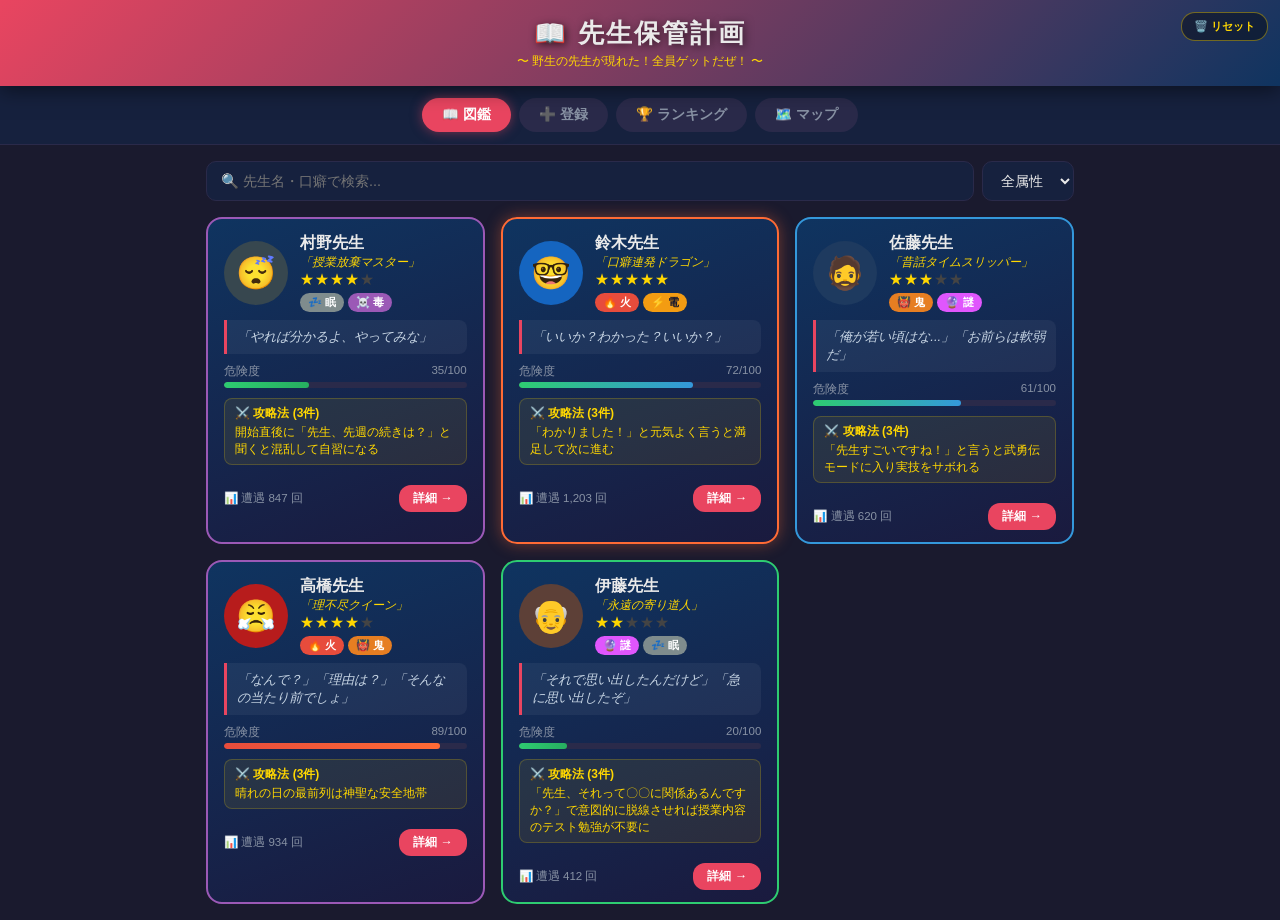
<file: docs/innovator/index.html>
<!DOCTYPE html>
<html lang="ja">
<head>
  <meta charset="UTF-8">
  <meta name="viewport" content="width=device-width, initial-scale=1.0">
  <title>センセイモン図鑑 〜野生の先生が現れた！〜</title>
  <style>
    :root {
      --bg: #1a1a2e;
      --surface: #16213e;
      --card-bg: #0f3460;
      --accent: #e94560;
      --gold: #ffd700;
      --text: #eaeaea;
      --muted: #8892a4;
    }

    * { box-sizing: border-box; margin: 0; padding: 0; }

    body {
      background: var(--bg);
      color: var(--text);
      font-family: 'Segoe UI', 'Hiragino Kaku Gothic Pro', sans-serif;
      min-height: 100vh;
    }

    /* ===== HEADER ===== */
    header {
      background: linear-gradient(135deg, #e94560, #0f3460);
      padding: 16px 20px;
      text-align: center;
      position: sticky;
      top: 0;
      z-index: 100;
      box-shadow: 0 4px 20px rgba(0,0,0,0.5);
    }
    header h1 {
      font-size: 1.6rem;
      font-weight: 900;
      letter-spacing: 2px;
      text-shadow: 2px 2px 8px rgba(0,0,0,0.6);
    }
    header p { font-size: 0.75rem; color: #ffd700; margin-top: 2px; }
    .reset-btn {
      position: absolute;
      top: 12px;
      right: 12px;
      padding: 6px 12px;
      background: rgba(0,0,0,0.4);
      color: #ffd700;
      border: 1px solid rgba(255,215,0,0.4);
      border-radius: 14px;
      font-size: 0.7rem;
      font-weight: 700;
      cursor: pointer;
      transition: all 0.2s;
    }
    .reset-btn:hover { background: rgba(233,69,96,0.3); border-color: var(--accent); color: white; }

    /* ===== NAV ===== */
    nav {
      display: flex;
      justify-content: center;
      gap: 8px;
      padding: 12px;
      background: var(--surface);
      border-bottom: 1px solid #2a2a4a;
    }
    .nav-btn {
      padding: 8px 20px;
      border: none;
      border-radius: 20px;
      cursor: pointer;
      font-size: 0.85rem;
      font-weight: 700;
      transition: all 0.2s;
      background: #2a2a4a;
      color: var(--muted);
    }
    .nav-btn.active {
      background: var(--accent);
      color: white;
      box-shadow: 0 0 12px rgba(233,69,96,0.5);
    }

    /* ===== SCREENS ===== */
    .screen { display: none; padding: 16px; max-width: 900px; margin: 0 auto; }
    .screen.active { display: block; }

    /* ===== SEARCH BAR ===== */
    .search-bar {
      display: flex;
      gap: 8px;
      margin-bottom: 16px;
    }
    .search-bar input, .search-bar select {
      padding: 10px 14px;
      border-radius: 10px;
      border: 1px solid #2a2a4a;
      background: var(--surface);
      color: var(--text);
      font-size: 0.9rem;
    }
    .search-bar input { flex: 1; }

    /* ===== CARD GRID ===== */
    .card-grid {
      display: grid;
      grid-template-columns: repeat(auto-fill, minmax(260px, 1fr));
      gap: 16px;
    }

    /* ===== TEACHER CARD ===== */
    .teacher-card {
      background: linear-gradient(160deg, var(--card-bg), #1a1a3e);
      border-radius: 16px;
      padding: 0;
      overflow: hidden;
      border: 2px solid transparent;
      transition: transform 0.2s, box-shadow 0.2s;
      cursor: pointer;
      position: relative;
    }
    .teacher-card:hover {
      transform: translateY(-4px);
      box-shadow: 0 8px 32px rgba(233,69,96,0.3);
    }
    .teacher-card.rarity-5 { border-color: #ff6b35; box-shadow: 0 0 16px rgba(255,107,53,0.4); }
    .teacher-card.rarity-4 { border-color: #9b59b6; }
    .teacher-card.rarity-3 { border-color: #3498db; }
    .teacher-card.rarity-2 { border-color: #2ecc71; }
    .teacher-card.rarity-1 { border-color: #7f8c8d; }

    .card-header {
      padding: 14px 16px 8px;
      display: flex;
      align-items: center;
      gap: 12px;
    }
    .teacher-avatar {
      width: 64px;
      height: 64px;
      border-radius: 50%;
      display: flex;
      align-items: center;
      justify-content: center;
      font-size: 2rem;
      flex-shrink: 0;
      position: relative;
    }
    .card-title { flex: 1; min-width: 0; }
    .card-title h3 {
      font-size: 1rem;
      font-weight: 900;
      white-space: nowrap;
      overflow: hidden;
      text-overflow: ellipsis;
    }
    .card-title .nickname {
      font-size: 0.75rem;
      color: #ffd700;
      font-style: italic;
    }

    .rarity-stars {
      font-size: 0.85rem;
      letter-spacing: 1px;
    }
    .star-filled { color: #ffd700; }
    .star-empty { color: #444; }

    .type-badges {
      display: flex;
      gap: 4px;
      flex-wrap: wrap;
      margin-top: 4px;
    }
    .type-badge {
      padding: 2px 8px;
      border-radius: 10px;
      font-size: 0.7rem;
      font-weight: 700;
    }

    .card-body { padding: 0 16px 12px; }
    .catchphrase {
      background: rgba(255,255,255,0.05);
      border-left: 3px solid var(--accent);
      padding: 8px 10px;
      border-radius: 0 8px 8px 0;
      font-size: 0.82rem;
      font-style: italic;
      margin-bottom: 10px;
      color: #c8d6e5;
    }

    .stats-grid {
      display: grid;
      grid-template-columns: 1fr 1fr;
      gap: 6px;
      margin-bottom: 10px;
    }
    .stat-item { font-size: 0.75rem; }
    .stat-label { color: var(--muted); }
    .stat-value { font-weight: 700; color: var(--text); }

    .hp-bar-container {
      margin-bottom: 10px;
    }
    .hp-bar-label {
      display: flex;
      justify-content: space-between;
      font-size: 0.72rem;
      color: var(--muted);
      margin-bottom: 3px;
    }
    .hp-bar {
      height: 6px;
      background: #2a2a4a;
      border-radius: 3px;
      overflow: hidden;
    }
    .hp-fill {
      height: 100%;
      border-radius: 3px;
      transition: width 0.5s;
    }
    .hp-fill.danger { background: linear-gradient(90deg, #e74c3c, #ff6b35); }
    .hp-fill.normal { background: linear-gradient(90deg, #2ecc71, #3498db); }
    .hp-fill.safe { background: linear-gradient(90deg, #2ecc71, #27ae60); }

    .strategy-preview {
      background: rgba(255,215,0,0.08);
      border: 1px solid rgba(255,215,0,0.2);
      border-radius: 8px;
      padding: 6px 10px;
      font-size: 0.75rem;
      color: #ffd700;
    }
    .strategy-preview strong { display: block; margin-bottom: 2px; }

    .card-footer {
      display: flex;
      justify-content: space-between;
      align-items: center;
      padding: 8px 16px 12px;
    }
    .encounter-count { font-size: 0.72rem; color: var(--muted); }
    .detail-btn {
      padding: 5px 14px;
      background: var(--accent);
      color: white;
      border: none;
      border-radius: 12px;
      font-size: 0.78rem;
      font-weight: 700;
      cursor: pointer;
      transition: background 0.2s;
    }
    .detail-btn:hover { background: #c0392b; }

    /* ===== MODAL ===== */
    .modal-overlay {
      display: none;
      position: fixed;
      inset: 0;
      background: rgba(0,0,0,0.8);
      z-index: 1000;
      justify-content: center;
      align-items: flex-start;
      padding: 20px;
      overflow-y: auto;
    }
    .modal-overlay.open { display: flex; }
    .modal {
      background: var(--surface);
      border-radius: 20px;
      width: 100%;
      max-width: 560px;
      border: 1px solid #2a2a4a;
      margin: auto;
    }
    .modal-header {
      display: flex;
      justify-content: space-between;
      align-items: center;
      padding: 20px 24px 12px;
      border-bottom: 1px solid #2a2a4a;
    }
    .modal-header h2 { font-size: 1.2rem; }
    .modal-close {
      background: none;
      border: none;
      color: var(--muted);
      font-size: 1.5rem;
      cursor: pointer;
      line-height: 1;
    }
    .modal-body { padding: 20px 24px; }

    .detail-avatar {
      text-align: center;
      font-size: 4rem;
      margin-bottom: 12px;
    }
    .detail-section { margin-bottom: 16px; }
    .detail-section h4 {
      font-size: 0.8rem;
      color: var(--muted);
      text-transform: uppercase;
      letter-spacing: 1px;
      margin-bottom: 6px;
      border-bottom: 1px solid #2a2a4a;
      padding-bottom: 4px;
    }
    .detail-section p { font-size: 0.9rem; line-height: 1.6; }

    .strategy-list { list-style: none; }
    .strategy-list li {
      padding: 8px 12px;
      background: rgba(255,255,255,0.03);
      border-radius: 8px;
      margin-bottom: 6px;
      font-size: 0.85rem;
      display: flex;
      gap: 8px;
    }
    .strategy-list li::before { content: '⚔️'; flex-shrink: 0; }

    .add-strategy {
      display: flex;
      gap: 8px;
      margin-top: 10px;
    }
    .add-strategy input {
      flex: 1;
      padding: 8px 12px;
      background: var(--bg);
      border: 1px solid #2a2a4a;
      border-radius: 8px;
      color: var(--text);
      font-size: 0.85rem;
    }
    .add-strategy button {
      padding: 8px 14px;
      background: var(--accent);
      color: white;
      border: none;
      border-radius: 8px;
      cursor: pointer;
      font-weight: 700;
      white-space: nowrap;
    }

    /* ===== REGISTER FORM ===== */
    .form-section {
      background: var(--surface);
      border-radius: 16px;
      padding: 24px;
      max-width: 560px;
      margin: 0 auto;
    }
    .form-section h2 {
      font-size: 1.2rem;
      margin-bottom: 20px;
      text-align: center;
    }
    .form-group { margin-bottom: 16px; }
    .form-group label {
      display: block;
      font-size: 0.82rem;
      color: var(--muted);
      margin-bottom: 5px;
      font-weight: 600;
    }
    .form-group input,
    .form-group select,
    .form-group textarea {
      width: 100%;
      padding: 10px 14px;
      background: var(--bg);
      border: 1px solid #2a2a4a;
      border-radius: 10px;
      color: var(--text);
      font-size: 0.9rem;
      font-family: inherit;
    }
    .form-group textarea { resize: vertical; min-height: 80px; }
    .form-group input:focus,
    .form-group select:focus,
    .form-group textarea:focus {
      outline: none;
      border-color: var(--accent);
    }

    .form-row {
      display: grid;
      grid-template-columns: 1fr 1fr;
      gap: 12px;
    }

    .type-selector {
      display: flex;
      flex-wrap: wrap;
      gap: 8px;
    }
    .type-option {
      padding: 6px 14px;
      border-radius: 14px;
      font-size: 0.8rem;
      font-weight: 700;
      cursor: pointer;
      border: 2px solid transparent;
      transition: all 0.15s;
      opacity: 0.5;
    }
    .type-option.selected { opacity: 1; border-color: white; }

    .avatar-selector {
      display: flex;
      flex-wrap: wrap;
      gap: 10px;
    }
    .avatar-option {
      width: 48px;
      height: 48px;
      border-radius: 12px;
      display: flex;
      align-items: center;
      justify-content: center;
      font-size: 1.6rem;
      cursor: pointer;
      background: var(--bg);
      border: 2px solid transparent;
      transition: all 0.15s;
    }
    .avatar-option.selected {
      border-color: var(--accent);
      background: rgba(233,69,96,0.15);
    }

    .submit-btn {
      width: 100%;
      padding: 14px;
      background: linear-gradient(135deg, var(--accent), #9b59b6);
      color: white;
      border: none;
      border-radius: 12px;
      font-size: 1rem;
      font-weight: 900;
      cursor: pointer;
      letter-spacing: 2px;
      transition: opacity 0.2s;
      margin-top: 8px;
    }
    .submit-btn:hover { opacity: 0.9; }

    /* ===== RANKING ===== */
    .ranking-list { display: flex; flex-direction: column; gap: 10px; }
    .ranking-item {
      display: flex;
      align-items: center;
      gap: 14px;
      background: var(--surface);
      border-radius: 12px;
      padding: 12px 16px;
    }
    .rank-num {
      font-size: 1.4rem;
      font-weight: 900;
      width: 36px;
      text-align: center;
    }
    .rank-1 { color: #ffd700; }
    .rank-2 { color: #c0c0c0; }
    .rank-3 { color: #cd7f32; }
    .rank-other { color: var(--muted); }
    .ranking-info { flex: 1; }
    .ranking-info h3 { font-size: 0.95rem; }
    .ranking-info p { font-size: 0.75rem; color: var(--muted); }
    .ranking-score {
      font-size: 1.1rem;
      font-weight: 900;
      color: var(--accent);
    }

    /* ===== EMPTY STATE ===== */
    .empty-state {
      text-align: center;
      padding: 60px 20px;
      color: var(--muted);
    }
    .empty-state .emoji { font-size: 3rem; margin-bottom: 12px; }
    .empty-state p { font-size: 0.9rem; }

    /* ===== TOAST ===== */
    .toast {
      position: fixed;
      bottom: 24px;
      left: 50%;
      transform: translateX(-50%) translateY(80px);
      background: #27ae60;
      color: white;
      padding: 12px 24px;
      border-radius: 20px;
      font-weight: 700;
      font-size: 0.9rem;
      z-index: 9999;
      transition: transform 0.3s;
      pointer-events: none;
    }
    .toast.show { transform: translateX(-50%) translateY(0); }

    /* ===== TYPE COLORS ===== */
    .type-火  { background: #e74c3c; color: white; }
    .type-水  { background: #3498db; color: white; }
    .type-毒  { background: #9b59b6; color: white; }
    .type-眠  { background: #7f8c8d; color: white; }
    .type-電  { background: #f39c12; color: #1a1a2e; }
    .type-氷  { background: #48c9b0; color: #1a1a2e; }
    .type-闇  { background: #2c3e50; color: white; border: 1px solid #4a4a6a; }
    .type-謎  { background: #e056fd; color: white; }
    .type-鬼  { background: #e67e22; color: white; }
    .type-神  { background: linear-gradient(135deg, #f6d365, #fda085); color: #1a1a2e; }

    /* ===== MAP SCREEN ===== */
    .map-container { max-width: 600px; margin: 0 auto; }

    .map-grid {
      display: grid;
      grid-template-columns: repeat(5, 1fr);
      gap: 4px;
      margin-bottom: 12px;
    }

    .map-cell {
      border-radius: 10px;
      display: flex;
      flex-direction: column;
      align-items: center;
      justify-content: center;
      cursor: pointer;
      transition: all 0.2s;
      position: relative;
      padding: 6px 4px;
      min-height: 72px;
      border: 2px solid transparent;
    }
    .map-cell:not(.hallway-cell):hover { filter: brightness(1.3); transform: scale(1.04); }
    .map-cell.player-here { border-color: var(--accent); box-shadow: 0 0 14px rgba(233,69,96,0.7); }
    .map-cell.hallway-cell { cursor: default; opacity: 0.45; }

    .map-cell-icon { font-size: 1.4rem; line-height: 1; }
    .map-cell-name { font-size: 0.55rem; color: var(--muted); margin-top: 2px; text-align: center; white-space: nowrap; }
    .player-icon { position: absolute; top: 3px; right: 3px; font-size: 0.9rem; animation: mapPulse 1s ease-in-out infinite; }
    @keyframes mapPulse { 0%,100%{transform:scale(1)} 50%{transform:scale(1.3)} }

    .map-teacher-icons { display: flex; flex-wrap: wrap; gap: 1px; justify-content: center; margin-top: 2px; }
    .map-teacher-dot { font-size: 0.9rem; filter: drop-shadow(0 0 3px rgba(255,215,0,0.9)); animation: tdFloat 2s ease-in-out infinite; cursor: pointer; }
    .map-teacher-dot.captured { filter: grayscale(0.8) opacity(0.45); animation: none; }
    @keyframes tdFloat { 0%,100%{transform:translateY(0)} 50%{transform:translateY(-3px)} }

    .battle-prompt {
      background: linear-gradient(135deg, rgba(233,69,96,0.2), rgba(155,89,182,0.2));
      border: 1px solid var(--accent);
      border-radius: 12px;
      padding: 14px;
      margin-bottom: 12px;
      text-align: center;
    }
    .battle-prompt h3 { font-size: 0.95rem; margin-bottom: 10px; }
    .battle-prompt-teachers { display: flex; gap: 8px; justify-content: center; flex-wrap: wrap; }
    .battle-prompt-teacher {
      background: rgba(255,255,255,0.08);
      border: 1px solid rgba(255,255,255,0.15);
      border-radius: 10px;
      padding: 8px 14px;
      cursor: pointer;
      display: flex;
      align-items: center;
      gap: 6px;
      font-size: 0.85rem;
      transition: background 0.2s;
    }
    .battle-prompt-teacher:hover { background: rgba(233,69,96,0.3); border-color: var(--accent); }

    .map-status-msg { text-align: center; padding: 10px; font-size: 0.82rem; color: var(--muted); margin-bottom: 12px; }
    .map-status-msg.success { color: #2ecc71; }

    .map-legend { display: flex; flex-wrap: wrap; gap: 10px; justify-content: center; padding: 8px 0; }
    .legend-item { display: flex; align-items: center; gap: 4px; font-size: 0.72rem; color: var(--muted); }

    /* ===== BATTLE OVERLAY ===== */
    .battle-overlay {
      display: none;
      position: fixed;
      inset: 0;
      background: linear-gradient(180deg, #06060f 0%, #12002a 100%);
      z-index: 2000;
      flex-direction: column;
      align-items: center;
      padding: 24px 16px;
      overflow-y: auto;
    }
    .battle-overlay.open { display: flex; }

    .battle-teacher-display { text-align: center; margin-bottom: 20px; }
    .battle-teacher-avatar {
      font-size: 5rem;
      display: block;
      animation: battleBob 3s ease-in-out infinite;
      margin-bottom: 8px;
    }
    @keyframes battleBob {
      0%,100%{transform:translateY(0) rotate(-3deg)}
      50%{transform:translateY(-12px) rotate(3deg)}
    }
    .battle-teacher-name { font-size: 1.2rem; font-weight: 900; margin-bottom: 4px; }
    .battle-teacher-subinfo { font-size: 0.78rem; color: var(--muted); margin-bottom: 8px; }

    .battle-instruction {
      font-size: 1rem; color: #ffd700; font-weight: 700;
      text-align: center; margin-bottom: 20px; min-height: 1.4em;
      animation: instBlink 1.8s ease-in-out infinite;
    }
    @keyframes instBlink { 0%,100%{opacity:1} 50%{opacity:0.4} }

    .bags-container {
      display: grid;
      grid-template-columns: repeat(3, 1fr);
      gap: 10px;
      width: 100%;
      max-width: 340px;
      margin-bottom: 20px;
    }

    .bag {
      aspect-ratio: 1;
      background: linear-gradient(160deg, #2a1a4e, #1a1440);
      border: 2px solid #5a3a8a;
      border-radius: 14px;
      display: flex;
      flex-direction: column;
      align-items: center;
      justify-content: center;
      cursor: pointer;
      transition: all 0.2s;
      font-size: 2.4rem;
      position: relative;
      overflow: hidden;
    }
    .bag:hover:not(.opened) {
      transform: translateY(-5px) scale(1.05);
      border-color: #ffd700;
      box-shadow: 0 8px 24px rgba(255,215,0,0.35);
    }
    .bag.opened { cursor: default; animation: bagReveal 0.45s ease forwards; }
    @keyframes bagReveal {
      0%{transform:scale(1)} 30%{transform:scale(1.25) rotate(6deg)}
      65%{transform:scale(0.93) rotate(-3deg)} 100%{transform:scale(1) rotate(0)}
    }
    .bag.result-daikiatari { background:linear-gradient(160deg,#4a2800,#6a3c00); border-color:#ffd700; box-shadow:0 0 28px rgba(255,215,0,0.65); }
    .bag.result-atari      { background:linear-gradient(160deg,#0a3a20,#0a4a2a); border-color:#2ecc71; box-shadow:0 0 16px rgba(46,204,113,0.45); }
    .bag.result-hazure     { background:linear-gradient(160deg,#222,#111); border-color:#444; }

    .bag-result-text { font-size: 0.65rem; font-weight: 700; margin-top: 3px; }

    .battle-result-banner {
      width: 100%; max-width: 340px;
      border-radius: 14px; padding: 18px;
      text-align: center; margin-bottom: 14px;
      display: none;
      animation: bannerIn 0.4s ease;
    }
    @keyframes bannerIn { from{transform:scale(0.8);opacity:0} to{transform:scale(1);opacity:1} }
    .battle-result-banner.daikiatari { background:linear-gradient(135deg,#b8860b,#ffd700); color:#1a1a2e; display:block; }
    .battle-result-banner.atari      { background:linear-gradient(135deg,#27ae60,#2ecc71); color:white;   display:block; }
    .battle-result-banner.hazure     { background:linear-gradient(135deg,#555,#333);       color:#aaa;    display:block; }
    .battle-result-banner h2 { font-size: 1.4rem; margin-bottom: 6px; }
    .battle-result-banner p  { font-size: 0.85rem; line-height: 1.5; }

    .battle-close-btn {
      padding: 12px 36px; border: none; border-radius: 20px;
      font-size: 0.95rem; font-weight: 700; cursor: pointer;
      background: var(--accent); color: white;
      display: none; margin-top: 4px;
      transition: opacity 0.2s;
    }
    .battle-close-btn:hover { opacity: 0.85; }

    /* ===== CAPTURED BADGE ===== */
    .captured-badge {
      position: absolute; top: 8px; right: 8px;
      background: #27ae60; color: white;
      font-size: 0.62rem; font-weight: 700;
      padding: 2px 7px; border-radius: 8px;
      white-space: nowrap;
    }
    .captured-badge.rare { background: linear-gradient(135deg,#b8860b,#ffd700); color: #1a1a2e; }
  </style>
</head>
<body>

<header>
  <h1>📖 先生保管計画</h1>
  <p>〜 野生の先生が現れた！全員ゲットだぜ！ 〜</p>
  <button class="reset-btn" onclick="resetData()">🗑️ リセット</button>
</header>

<nav>
  <button class="nav-btn active" onclick="showScreen('zukan')">📖 図鑑</button>
  <button class="nav-btn" onclick="showScreen('register')">➕ 登録</button>
  <button class="nav-btn" onclick="showScreen('ranking')">🏆 ランキング</button>
  <button class="nav-btn" onclick="showScreen('map')">🗺️ マップ</button>
</nav>

<div id="screen-zukan" class="screen active">
  <div class="search-bar">
    <input type="text" id="search-input" placeholder="🔍 先生名・口癖で検索..." oninput="renderCards()">
    <select id="filter-type" onchange="renderCards()">
      <option value="">全属性</option>
      <option value="火">🔥 火</option>
      <option value="水">💧 水</option>
      <option value="毒">☠️ 毒</option>
      <option value="眠">💤 眠</option>
      <option value="電">⚡ 電</option>
      <option value="氷">❄️ 氷</option>
      <option value="闇">🌑 闇</option>
      <option value="謎">🔮 謎</option>
      <option value="鬼">👹 鬼</option>
      <option value="神">✨ 神</option>
    </select>
  </div>
  <div class="card-grid" id="card-grid"></div>
</div>

<div id="screen-register" class="screen">
  <div class="form-section">
    <h2>🆕 新しい先生を登録する</h2>

    <div class="form-group">
      <label>先生の名前（あだ名でもOK）</label>
      <input type="text" id="f-name" placeholder="例：山田先生、ヤマダ">
    </div>

    <div class="form-group">
      <label>図鑑でのニックネーム</label>
      <input type="text" id="f-nickname" placeholder="例：授業放棄マスター、居眠りキング">
    </div>

    <div class="form-group">
      <label>担当教科</label>
      <input type="text" id="f-subject" placeholder="例：数学、体育、英語">
    </div>

    <div class="form-group">
      <label>出没エリア</label>
      <select id="f-area">
        <option value="classroom1">📚 1年教室</option>
        <option value="classroom2">📚 2年教室</option>
        <option value="classroom3">📚 3年教室</option>
        <option value="staffroom">🏢 職員室</option>
        <option value="gym">🏃 体育館</option>
        <option value="library">📖 図書室</option>
        <option value="scienceroom">🔬 理科室</option>
        <option value="musicroom">🎵 音楽室</option>
        <option value="rooftop">🌤 屋上</option>
      </select>
    </div>

    <div class="form-group">
      <label>アバター</label>
      <div class="avatar-selector" id="avatar-selector">
        <div class="avatar-option selected" data-emoji="👨‍🏫" onclick="selectAvatar(this)">👨‍🏫</div>
        <div class="avatar-option" data-emoji="👩‍🏫" onclick="selectAvatar(this)">👩‍🏫</div>
        <div class="avatar-option" data-emoji="🧔" onclick="selectAvatar(this)">🧔</div>
        <div class="avatar-option" data-emoji="👴" onclick="selectAvatar(this)">👴</div>
        <div class="avatar-option" data-emoji="👵" onclick="selectAvatar(this)">👵</div>
        <div class="avatar-option" data-emoji="🤓" onclick="selectAvatar(this)">🤓</div>
        <div class="avatar-option" data-emoji="😤" onclick="selectAvatar(this)">😤</div>
        <div class="avatar-option" data-emoji="😴" onclick="selectAvatar(this)">😴</div>
        <div class="avatar-option" data-emoji="🤬" onclick="selectAvatar(this)">🤬</div>
        <div class="avatar-option" data-emoji="🧙" onclick="selectAvatar(this)">🧙</div>
        <div class="avatar-option" data-emoji="🦖" onclick="selectAvatar(this)">🦖</div>
        <div class="avatar-option" data-emoji="🤖" onclick="selectAvatar(this)">🤖</div>
      </div>
    </div>

    <div class="form-group">
      <label>属性（複数選択OK）</label>
      <div class="type-selector" id="type-selector">
        <div class="type-option type-火 selected" data-type="火" onclick="toggleType(this)">🔥 火</div>
        <div class="type-option type-水" data-type="水" onclick="toggleType(this)">💧 水</div>
        <div class="type-option type-毒" data-type="毒" onclick="toggleType(this)">☠️ 毒</div>
        <div class="type-option type-眠" data-type="眠" onclick="toggleType(this)">💤 眠</div>
        <div class="type-option type-電" data-type="電" onclick="toggleType(this)">⚡ 電</div>
        <div class="type-option type-氷" data-type="氷" onclick="toggleType(this)">❄️ 氷</div>
        <div class="type-option type-闇" data-type="闇" onclick="toggleType(this)">🌑 闇</div>
        <div class="type-option type-謎" data-type="謎" onclick="toggleType(this)">🔮 謎</div>
        <div class="type-option type-鬼" data-type="鬼" onclick="toggleType(this)">👹 鬼</div>
        <div class="type-option type-神" data-type="神" onclick="toggleType(this)">✨ 神</div>
      </div>
    </div>

    <div class="form-row">
      <div class="form-group">
        <label>レア度 ★</label>
        <select id="f-rarity">
          <option value="5">★★★★★ 伝説</option>
          <option value="4">★★★★☆ 超レア</option>
          <option value="3" selected>★★★☆☆ レア</option>
          <option value="2">★★☆☆☆ アンコモン</option>
          <option value="1">★☆☆☆☆ コモン</option>
        </select>
      </div>
      <div class="form-group">
        <label>危険度 (0〜100)</label>
        <input type="number" id="f-danger" min="0" max="100" value="50" placeholder="50">
      </div>
    </div>

    <div class="form-group">
      <label>口癖</label>
      <input type="text" id="f-catchphrase" placeholder="例：「いいか、ここ大事だぞ」「テスト出るからな」">
    </div>

    <div class="form-group">
      <label>特徴・生態</label>
      <textarea id="f-description" placeholder="例：授業中に急に関係ない話をし始める。チョークの投げ方が神がかり的に正確。眠そうにしてると必ず当てられる。"></textarea>
    </div>

    <div class="form-group">
      <label>初期攻略法（オプション）</label>
      <input type="text" id="f-strategy" placeholder="例：前から2列目に座ると安全地帯になる">
    </div>

    <button class="submit-btn" onclick="registerTeacher()">⚡ 図鑑に登録する！</button>
  </div>
</div>

<div id="screen-ranking" class="screen">
  <h2 style="margin-bottom:16px;font-size:1.1rem;">🏆 危険度ランキング</h2>
  <div class="ranking-list" id="ranking-list"></div>
</div>

<div id="screen-map" class="screen">
  <div class="map-container">
    <div id="map-battle-prompt"></div>
    <div class="map-grid" id="map-grid"></div>
    <div class="map-legend">
      <div class="legend-item">🔴 あなたの位置</div>
      <div class="legend-item">👨‍🏫 未捕獲の先生</div>
      <div class="legend-item"><span style="opacity:0.4">👤</span> 捕獲済み</div>
    </div>
  </div>
</div>

<!-- DETAIL MODAL -->
<div class="modal-overlay" id="modal-overlay" onclick="closeModal(event)">
  <div class="modal" id="modal-content">
    <div class="modal-header">
      <h2 id="modal-title">先生詳細</h2>
      <button class="modal-close" onclick="closeModalBtn()">✕</button>
    </div>
    <div class="modal-body" id="modal-body"></div>
  </div>
</div>

<!-- BATTLE OVERLAY -->
<div class="battle-overlay" id="battle-overlay">
  <div class="battle-teacher-display">
    <span class="battle-teacher-avatar" id="battle-avatar"></span>
    <div class="battle-teacher-name" id="battle-name"></div>
    <div class="battle-teacher-subinfo" id="battle-info"></div>
    <div class="type-badges" style="justify-content:center" id="battle-types"></div>
  </div>
  <div class="battle-instruction" id="battle-instruction">袋を1つ選んでください！</div>
  <div class="bags-container" id="bags-container"></div>
  <div class="battle-result-banner" id="battle-result-banner">
    <h2 id="battle-result-title"></h2>
    <p id="battle-result-desc"></p>
  </div>
  <button class="battle-close-btn" id="battle-close-btn" onclick="closeBattle()"></button>
</div>

<div class="toast" id="toast"></div>

<script>
// ===== DATA =====
const TYPE_EMOJI = { 火:'🔥', 水:'💧', 毒:'☠️', 眠:'💤', 電:'⚡', 氷:'❄️', 闇:'🌑', 謎:'🔮', 鬼:'👹', 神:'✨' };
const TYPE_COLOR = {
  火:'#e74c3c', 水:'#3498db', 毒:'#9b59b6', 眠:'#7f8c8d',
  電:'#f39c12', 氷:'#48c9b0', 闇:'#2c3e50', 謎:'#e056fd', 鬼:'#e67e22', 神:'#f6d365'
};
const AVATAR_BG = {
  '👨‍🏫':'#1a6b5c','👩‍🏫':'#7d3c98','🧔':'#1e3a5f','👴':'#5d4037',
  '👵':'#6a1b9a','🤓':'#1565c0','😤':'#b71c1c','😴':'#37474f',
  '🤬':'#8b0000','🧙':'#4a148c','🦖':'#1b5e20','🤖':'#263238'
};

const SAMPLE_TEACHERS = [
  {
    id: 1, name: '村野先生', nickname: '授業放棄マスター', subject: '社会',
    avatar: '😴', types: ['眠','毒'], rarity: 4, danger: 35, mapArea: 'classroom2', captured: false, capturedRarity: null,
    catchphrase: '「やれば分かるよ、やってみな」',
    description: '週の半分以上が自習。授業開始3分で教科書を投げて「わかった人は問題解いといて」と言う。実は授業しなさすぎて自分でも内容を忘れている説がある。板書は象形文字レベル。',
    strategies: ['開始直後に「先生、先週の続きは？」と聞くと混乱して自習になる', '窓際の席に座ると存在を忘れられてほぼ自由時間', '黒板消しを先に消しておくと「誰か消してきて」で時間稼ぎができる'],
    encounters: 847
  },
  {
    id: 2, name: '鈴木先生', nickname: '口癖連発ドラゴン', subject: '数学',
    avatar: '🤓', types: ['火','電'], rarity: 5, danger: 72, mapArea: 'classroom1', captured: false, capturedRarity: null,
    catchphrase: '「いいか？わかった？いいか？」',
    description: '「いいか」を一授業で最大47回使用した記録を持つ（生徒調べ）。何も理解していなくても「わかった？」という質問には「はい」と即答しないと永遠に「いいか？」が続く。テスト前日に「ここ出るから」と言うが、毎回全部出ない。',
    strategies: ['「わかりました！」と元気よく言うと満足して次に進む', '「先生、もう一度お願いします」は禁句（永遠に繰り返される）', '眠い時は「いいか」のカウントをするゲームに変換すると乗り切れる'],
    encounters: 1203
  },
  {
    id: 3, name: '佐藤先生', nickname: '昔話タイムスリッパー', subject: '体育',
    avatar: '🧔', types: ['鬼','謎'], rarity: 3, danger: 61, mapArea: 'gym', captured: false, capturedRarity: null,
    catchphrase: '「俺が若い頃はな...」「お前らは軟弱だ」',
    description: '15分の授業に45分の武勇伝が付属してくる。若い頃は全国大会出場したらしいが本当かは誰も確認できていない。準備体操が独自進化しており、某有名体操と全く異なる。生徒がミスすると「俺はこんなミスしなかった」が発動する。',
    strategies: ['「先生すごいですね！」と言うと武勇伝モードに入り実技をサボれる', '意図的に軽いミスをすると過去話が始まり残り時間で逃げ切れる', '「先生の若い頃の話、もっと聞きたいです」は最終手段（授業がなくなる）'],
    encounters: 620
  },
  {
    id: 4, name: '高橋先生', nickname: '理不尽クイーン', subject: '英語',
    avatar: '😤', types: ['火','鬼'], rarity: 4, danger: 89, mapArea: 'classroom3', captured: false, capturedRarity: null,
    catchphrase: '「なんで？」「理由は？」「そんなの当たり前でしょ」',
    description: '正解しても「なんで正解なの？」と聞いてくる。不正解でも「なんで違うの？」と聞いてくる。つまり何を言っても「なんで？」と返ってくる。機嫌が天候に左右され、雨の日は危険度+30。教科書以外の知識を披露すると「どこでそれ覚えたの？」と尋問が始まる。',
    strategies: ['晴れの日の最前列は神聖な安全地帯', '答える前に「先生、少し考えさせてください」で時間稼ぎ', '「先生の言う通りです」で8割の問いに対応可能'],
    encounters: 934
  },
  {
    id: 5, name: '伊藤先生', nickname: '永遠の寄り道人', subject: '国語',
    avatar: '👴', types: ['謎','眠'], rarity: 2, danger: 20, mapArea: 'library', captured: false, capturedRarity: null,
    catchphrase: '「それで思い出したんだけど」「急に思い出したぞ」',
    description: '授業の本題に辿り着いたことが2学期で3回しかない。「羅生門」を教えるはずが芥川龍之介の好きな食べ物の話になり、それが大正時代の食文化になり、気づいたら終了チャイムが鳴っている。ただし脱線した先の話は面白くて人気が高い。',
    strategies: ['「先生、それって〇〇に関係あるんですか？」で意図的に脱線させれば授業内容のテスト勉強が不要に', '関係ない質問を最初の5分にぶつけると残り授業が全部脱線する', 'このタイプはむしろ歓迎。戦略は「何もしない」'],
    encounters: 412
  }
];

let teachers = JSON.parse(localStorage.getItem('senseimon') || 'null') || SAMPLE_TEACHERS;
let nextId = Math.max(...teachers.map(t => t.id), 0) + 1;
let selectedAvatar = '👨‍🏫';
let selectedTypes = ['火'];

function saveData() {
  localStorage.setItem('senseimon', JSON.stringify(teachers));
}

// ===== STARS =====
function renderStars(rarity) {
  let html = '';
  for (let i = 1; i <= 5; i++) {
    html += `<span class="${i <= rarity ? 'star-filled' : 'star-empty'}">★</span>`;
  }
  return html;
}

// ===== CARDS =====
function renderCards() {
  const query = document.getElementById('search-input').value.toLowerCase();
  const typeFilter = document.getElementById('filter-type').value;
  const grid = document.getElementById('card-grid');

  let filtered = teachers.filter(t => {
    const matchText = !query ||
      t.name.toLowerCase().includes(query) ||
      t.nickname.toLowerCase().includes(query) ||
      (t.catchphrase || '').toLowerCase().includes(query) ||
      (t.subject || '').toLowerCase().includes(query);
    const matchType = !typeFilter || t.types.includes(typeFilter);
    return matchText && matchType;
  });

  if (filtered.length === 0) {
    grid.innerHTML = `<div class="empty-state" style="grid-column:1/-1">
      <div class="emoji">🔍</div>
      <p>その先生はまだ捕獲されていません</p>
    </div>`;
    return;
  }

  grid.innerHTML = filtered.map(t => {
    const danger = parseInt(t.danger) || 50;
    const hpClass = danger >= 75 ? 'danger' : danger >= 40 ? 'normal' : 'safe';
    const firstStrategy = t.strategies && t.strategies[0] ? t.strategies[0] : null;
    const avatarBg = AVATAR_BG[t.avatar] || '#1e3a5f';

    return `
    <div class="teacher-card rarity-${t.rarity}" onclick="openDetail(${t.id})">
      ${t.captured ? `<div class="captured-badge ${t.capturedRarity > t.rarity ? 'rare' : ''}">${t.capturedRarity > t.rarity ? '🌟 ★'+t.capturedRarity+' レア捕獲' : '✅ 捕獲済み'}</div>` : ''}
      <div class="card-header">
        <div class="teacher-avatar" style="background:${avatarBg}">${t.avatar}</div>
        <div class="card-title">
          <h3>${t.name}</h3>
          <div class="nickname">「${t.nickname}」</div>
          <div class="rarity-stars">${renderStars(t.rarity)}</div>
          <div class="type-badges">
            ${t.types.map(tp => `<span class="type-badge type-${tp}">${TYPE_EMOJI[tp] || ''} ${tp}</span>`).join('')}
          </div>
        </div>
      </div>
      <div class="card-body">
        <div class="catchphrase">${t.catchphrase || '（口癖未登録）'}</div>
        <div class="hp-bar-container">
          <div class="hp-bar-label">
            <span>危険度</span>
            <span>${danger}/100</span>
          </div>
          <div class="hp-bar">
            <div class="hp-fill ${hpClass}" style="width:${danger}%"></div>
          </div>
        </div>
        ${firstStrategy ? `
        <div class="strategy-preview">
          <strong>⚔️ 攻略法 (${t.strategies.length}件)</strong>
          ${firstStrategy}
        </div>` : '<div class="strategy-preview" style="color:var(--muted)">攻略法未登録</div>'}
      </div>
      <div class="card-footer">
        <span class="encounter-count">📊 遭遇 ${(t.encounters || 0).toLocaleString()} 回</span>
        <button class="detail-btn" onclick="event.stopPropagation();openDetail(${t.id})">詳細 →</button>
      </div>
    </div>`;
  }).join('');
}

// ===== DETAIL MODAL =====
function openDetail(id) {
  const t = teachers.find(t => t.id === id);
  if (!t) return;

  const avatarBg = AVATAR_BG[t.avatar] || '#1e3a5f';
  const danger = parseInt(t.danger) || 50;
  const hpClass = danger >= 75 ? 'danger' : danger >= 40 ? 'normal' : 'safe';

  document.getElementById('modal-title').textContent = `No.${String(id).padStart(3,'0')} ${t.name}`;

  document.getElementById('modal-body').innerHTML = `
    <div class="detail-avatar" style="font-size:4rem">${t.avatar}</div>
    <div style="text-align:center;margin-bottom:16px">
      <div style="font-size:1.1rem;font-weight:900;color:#ffd700">「${t.nickname}」</div>
      <div style="margin:6px 0">${renderStars(t.rarity)}</div>
      <div class="type-badges" style="justify-content:center">
        ${t.types.map(tp => `<span class="type-badge type-${tp}">${TYPE_EMOJI[tp] || ''} ${tp}</span>`).join('')}
      </div>
    </div>

    <div class="hp-bar-container" style="margin-bottom:16px">
      <div class="hp-bar-label"><span>危険度</span><span>${danger}/100</span></div>
      <div class="hp-bar" style="height:10px">
        <div class="hp-fill ${hpClass}" style="width:${danger}%"></div>
      </div>
    </div>

    <div class="detail-section">
      <h4>担当教科</h4>
      <p>${t.subject || '不明'}</p>
    </div>

    <div class="detail-section">
      <h4>口癖</h4>
      <p style="font-style:italic;color:#c8d6e5">${t.catchphrase || '（未登録）'}</p>
    </div>

    <div class="detail-section">
      <h4>生態・特徴</h4>
      <p>${t.description || '（未登録）'}</p>
    </div>

    <div class="detail-section">
      <h4>⚔️ 攻略法 (${(t.strategies || []).length}件)</h4>
      <ul class="strategy-list" id="strategy-list-${id}">
        ${(t.strategies || []).map(s => `<li>${s}</li>`).join('') || '<li style="color:var(--muted)">まだ攻略法がありません</li>'}
      </ul>
      <div class="add-strategy">
        <input type="text" id="new-strategy-${id}" placeholder="攻略法を追加する..." maxlength="100">
        <button onclick="addStrategy(${id})">追加</button>
      </div>
    </div>

    <div style="text-align:center;margin-top:16px">
      <button onclick="incrementEncounter(${id})" style="padding:8px 20px;background:#2a2a4a;border:none;border-radius:10px;color:var(--text);cursor:pointer;font-size:0.85rem">
        📊 遭遇した！ (${(t.encounters || 0).toLocaleString()}回)
      </button>
    </div>
  `;

  document.getElementById('modal-overlay').classList.add('open');
}

function addStrategy(id) {
  const input = document.getElementById(`new-strategy-${id}`);
  const text = input.value.trim();
  if (!text) return;

  const t = teachers.find(t => t.id === id);
  if (!t) return;
  if (!t.strategies) t.strategies = [];
  t.strategies.push(text);
  saveData();

  const list = document.getElementById(`strategy-list-${id}`);
  const li = document.createElement('li');
  li.textContent = text;
  if (list.querySelector('li[style]')) list.innerHTML = '';
  list.appendChild(li);
  input.value = '';
  showToast('攻略法を追加しました！');
  renderCards();
  renderRanking();
}

function incrementEncounter(id) {
  const t = teachers.find(t => t.id === id);
  if (!t) return;
  t.encounters = (t.encounters || 0) + 1;
  saveData();
  openDetail(id);
  renderCards();
  renderRanking();
}

function closeModal(e) {
  if (e.target === document.getElementById('modal-overlay')) closeModalBtn();
}
function closeModalBtn() {
  document.getElementById('modal-overlay').classList.remove('open');
}

// ===== REGISTER =====
function selectAvatar(el) {
  document.querySelectorAll('.avatar-option').forEach(e => e.classList.remove('selected'));
  el.classList.add('selected');
  selectedAvatar = el.dataset.emoji;
}

function toggleType(el) {
  el.classList.toggle('selected');
  const type = el.dataset.type;
  if (el.classList.contains('selected')) {
    if (!selectedTypes.includes(type)) selectedTypes.push(type);
  } else {
    selectedTypes = selectedTypes.filter(t => t !== type);
  }
}

function registerTeacher() {
  const name = document.getElementById('f-name').value.trim();
  const nickname = document.getElementById('f-nickname').value.trim();
  const subject = document.getElementById('f-subject').value.trim();
  const mapArea = document.getElementById('f-area').value;
  const rarity = parseInt(document.getElementById('f-rarity').value);
  const danger = parseInt(document.getElementById('f-danger').value) || 50;
  const catchphrase = document.getElementById('f-catchphrase').value.trim();
  const description = document.getElementById('f-description').value.trim();
  const strategy = document.getElementById('f-strategy').value.trim();

  if (!name) { showToast('先生の名前を入力してください', true); return; }
  if (!nickname) { showToast('ニックネームを入力してください', true); return; }
  if (selectedTypes.length === 0) { showToast('属性を選択してください', true); return; }

  const teacher = {
    id: nextId++,
    name, nickname, subject, avatar: selectedAvatar, mapArea,
    types: [...selectedTypes], rarity, danger, catchphrase, description,
    strategies: strategy ? [strategy] : [],
    encounters: 0, captured: false, capturedRarity: null
  };

  teachers.unshift(teacher);
  saveData();
  renderCards();
  renderRanking();

  // Reset form
  document.getElementById('f-name').value = '';
  document.getElementById('f-nickname').value = '';
  document.getElementById('f-subject').value = '';
  document.getElementById('f-catchphrase').value = '';
  document.getElementById('f-description').value = '';
  document.getElementById('f-strategy').value = '';
  document.getElementById('f-rarity').value = '3';
  document.getElementById('f-danger').value = '50';
  selectedTypes = ['火'];
  document.querySelectorAll('.type-option').forEach(el => {
    el.classList.toggle('selected', el.dataset.type === '火');
  });
  selectedAvatar = '👨‍🏫';
  document.querySelectorAll('.avatar-option').forEach(el => {
    el.classList.toggle('selected', el.dataset.emoji === '👨‍🏫');
  });

  showToast(`🎉 「${name}」を図鑑に登録しました！`);
  showScreen('zukan');
}

// ===== RANKING =====
function renderRanking() {
  const sorted = [...teachers].sort((a, b) => (b.danger || 0) - (a.danger || 0));
  const list = document.getElementById('ranking-list');

  list.innerHTML = sorted.map((t, i) => {
    const rankClass = i === 0 ? 'rank-1' : i === 1 ? 'rank-2' : i === 2 ? 'rank-3' : 'rank-other';
    const medal = i === 0 ? '🥇' : i === 1 ? '🥈' : i === 2 ? '🥉' : `${i + 1}`;
    return `
    <div class="ranking-item" onclick="openDetail(${t.id})" style="cursor:pointer">
      <div class="rank-num ${rankClass}">${medal}</div>
      <div class="teacher-avatar" style="width:44px;height:44px;font-size:1.5rem;background:${AVATAR_BG[t.avatar]||'#1e3a5f'};border-radius:50%;display:flex;align-items:center;justify-content:center">${t.avatar}</div>
      <div class="ranking-info">
        <h3>${t.name} <span style="font-size:0.75rem;color:#ffd700">「${t.nickname}」</span></h3>
        <p>${t.subject || '担当不明'} ／ ${t.types.map(tp => TYPE_EMOJI[tp] + tp).join(' ')}</p>
      </div>
      <div class="ranking-score">⚠️${t.danger || 0}</div>
    </div>`;
  }).join('');
}

// ===== SCREEN =====
function showScreen(name) {
  document.querySelectorAll('.screen').forEach(s => s.classList.remove('active'));
  document.querySelectorAll('.nav-btn').forEach(b => b.classList.remove('active'));
  document.getElementById(`screen-${name}`).classList.add('active');
  const navBtn = [...document.querySelectorAll('.nav-btn')].find(b => (b.getAttribute('onclick') || '').includes(`'${name}'`));
  if (navBtn) navBtn.classList.add('active');
  if (name === 'ranking') renderRanking();
  if (name === 'map') initMap();
}

// ===== TOAST =====
function showToast(msg, isError = false) {
  const t = document.getElementById('toast');
  t.textContent = msg;
  t.style.background = isError ? '#e74c3c' : '#27ae60';
  t.classList.add('show');
  setTimeout(() => t.classList.remove('show'), 2500);
}

// ===== MAP =====
const MAP_GRID_DATA = [
  ['staffroom',   'hallway', 'classroom1',  'hallway', 'rooftop'],
  ['hallway',     'hallway', 'hallway',     'hallway', 'hallway'],
  ['library',     'hallway', 'classroom2',  'hallway', 'scienceroom'],
  ['hallway',     'hallway', 'hallway',     'hallway', 'hallway'],
  ['gym',         'hallway', 'classroom3',  'hallway', 'musicroom'],
];

const ROOM_INFO = {
  staffroom:   { name: '職員室',  icon: '🏢', color: '#1e2d40' },
  classroom1:  { name: '1年教室', icon: '📚', color: '#1a3060' },
  classroom2:  { name: '2年教室', icon: '📚', color: '#163050' },
  classroom3:  { name: '3年教室', icon: '📚', color: '#122840' },
  library:     { name: '図書室',  icon: '📖', color: '#2d1f10' },
  gym:         { name: '体育館',  icon: '🏃', color: '#102d10' },
  scienceroom: { name: '理科室',  icon: '🔬', color: '#102d2d' },
  musicroom:   { name: '音楽室',  icon: '🎵', color: '#2d102d' },
  rooftop:     { name: '屋上',    icon: '🌤', color: '#102040' },
  hallway:     { name: '廊下',    icon: '',   color: '#0d1520' },
};

const MAP_AREAS = ['staffroom','classroom1','classroom2','classroom3','library','gym','scienceroom','musicroom','rooftop'];

let playerPos = { row: 0, col: 0 };
let battleTeacherId = null;
let bagOutcomes = [];
let bagChosen = false;

function initMap() {
  let changed = false;
  teachers.forEach(t => {
    if (!t.mapArea) { t.mapArea = MAP_AREAS[Math.floor(Math.random() * MAP_AREAS.length)]; changed = true; }
    if (t.captured === undefined) { t.captured = false; changed = true; }
    if (t.capturedRarity === undefined) { t.capturedRarity = null; changed = true; }
  });
  if (changed) saveData();
  renderMap();
}

function renderMap() {
  const grid = document.getElementById('map-grid');
  const promptEl = document.getElementById('map-battle-prompt');
  const currentRoom = MAP_GRID_DATA[playerPos.row][playerPos.col];
  const teachersInRoom = teachers.filter(t => t.mapArea === currentRoom);

  grid.innerHTML = MAP_GRID_DATA.map((row, ri) =>
    row.map((room, ci) => {
      const info = ROOM_INFO[room];
      const isHallway = room === 'hallway';
      const isPlayer = ri === playerPos.row && ci === playerPos.col;
      const roomTeachers = teachers.filter(t => t.mapArea === room);
      return `<div class="map-cell${isHallway ? ' hallway-cell' : ''}${isPlayer ? ' player-here' : ''}"
        style="background:${info.color}"
        ${!isHallway ? `onclick="movePlayer(${ri},${ci})"` : ''}>
        ${isPlayer ? '<span class="player-icon">🔴</span>' : ''}
        ${info.icon ? `<span class="map-cell-icon">${info.icon}</span>` : ''}
        <span class="map-cell-name">${info.name}</span>
        <div class="map-teacher-icons">
          ${roomTeachers.map(t =>
            `<span class="map-teacher-dot${t.captured ? ' captured' : ''}" title="${t.name}">${t.avatar}</span>`
          ).join('')}
        </div>
      </div>`;
    }).join('')
  ).join('');

  if (currentRoom !== 'hallway') {
    const uncaptured = teachersInRoom.filter(t => !t.captured);
    if (uncaptured.length > 0) {
      promptEl.innerHTML = `<div class="battle-prompt">
        <h3>⚠️ 野生の先生が現れた！</h3>
        <div class="battle-prompt-teachers">
          ${uncaptured.map(t => `
            <div class="battle-prompt-teacher" onclick="startBattle(${t.id})">
              <span>${t.avatar}</span><span>${t.name}</span>
              <span style="font-size:0.7rem;color:#ffd700">★${t.rarity}</span>
            </div>`).join('')}
        </div>
      </div>`;
    } else if (teachersInRoom.length > 0) {
      promptEl.innerHTML = `<div class="map-status-msg success">✅ このエリアの先生は全員捕獲済み！</div>`;
    } else {
      promptEl.innerHTML = `<div class="map-status-msg">このエリアに先生はいません</div>`;
    }
  } else {
    promptEl.innerHTML = '';
  }
}

function movePlayer(row, col) {
  playerPos = { row, col };
  renderMap();
}

// ===== BATTLE =====
function startBattle(id) {
  battleTeacherId = id;
  const t = teachers.find(t => t.id === id);
  if (!t) return;

  document.getElementById('battle-avatar').textContent = t.avatar;
  document.getElementById('battle-name').textContent = `${t.name}「${t.nickname}」`;
  document.getElementById('battle-info').textContent = `${t.subject || '担当不明'} ／ 危険度 ${t.danger}/100`;
  document.getElementById('battle-types').innerHTML = t.types.map(tp =>
    `<span class="type-badge type-${tp}">${TYPE_EMOJI[tp] || ''} ${tp}</span>`
  ).join('');

  document.getElementById('battle-instruction').textContent = '袋を1つ選んでください！';
  const banner = document.getElementById('battle-result-banner');
  banner.className = 'battle-result-banner';
  document.getElementById('battle-close-btn').style.display = 'none';

  bagChosen = false;
  bagOutcomes = Array.from({length: 6}, () => {
    const r = Math.random();
    if (r < 0.10) return 'daikiatari';
    if (r < 0.50) return 'atari';
    return 'hazure';
  });

  document.getElementById('bags-container').innerHTML = bagOutcomes.map((_, i) =>
    `<div class="bag" id="bag-${i}" onclick="selectBag(${i})">🎒</div>`
  ).join('');

  document.getElementById('battle-overlay').classList.add('open');
}

function selectBag(index) {
  if (bagChosen) return;
  bagChosen = true;

  const outcome = bagOutcomes[index];
  const EMOJIS = { daikiatari: '🌟', atari: '✅', hazure: '💨' };
  const TEXTS  = { daikiatari: '大当たり！', atari: '当たり！', hazure: 'はずれ...' };

  const bag = document.getElementById(`bag-${index}`);
  bag.classList.add('opened', `result-${outcome}`);
  bag.innerHTML = `<span style="font-size:2.4rem">${EMOJIS[outcome]}</span><span class="bag-result-text">${TEXTS[outcome]}</span>`;

  setTimeout(() => {
    bagOutcomes.forEach((o, i) => {
      if (i === index) return;
      const b = document.getElementById(`bag-${i}`);
      b.classList.add('opened', `result-${o}`);
      b.innerHTML = `<span style="font-size:2.4rem">${EMOJIS[o]}</span><span class="bag-result-text">${TEXTS[o]}</span>`;
    });
  }, 500);

  setTimeout(() => showBattleResult(outcome), 1100);
}

function showBattleResult(outcome) {
  const t = teachers.find(t => t.id === battleTeacherId);
  if (!t) return;

  const banner = document.getElementById('battle-result-banner');
  const titleEl = document.getElementById('battle-result-title');
  const descEl  = document.getElementById('battle-result-desc');
  const closeBtn = document.getElementById('battle-close-btn');

  t.encounters = (t.encounters || 0) + 1;

  if (outcome === 'daikiatari') {
    const bonus = Math.random() < 0.35 ? 2 : 1;
    const newRarity = Math.min(5, t.rarity + bonus);
    t.captured = true;
    t.capturedRarity = newRarity;
    saveData(); renderCards(); renderRanking();
    banner.className = 'battle-result-banner daikiatari';
    titleEl.textContent = '🌟 大当たり！';
    descEl.textContent = `「${t.name}」のレアバージョン（★${newRarity}）を捕獲しました！`;
    closeBtn.textContent = 'マップに戻る';
  } else if (outcome === 'atari') {
    t.captured = true;
    t.capturedRarity = t.rarity;
    saveData(); renderCards(); renderRanking();
    banner.className = 'battle-result-banner atari';
    titleEl.textContent = '✅ 捕獲成功！';
    descEl.textContent = `「${t.name}」を図鑑に捕獲しました！（★${t.rarity}）`;
    closeBtn.textContent = 'マップに戻る';
  } else {
    saveData(); renderCards();
    banner.className = 'battle-result-banner hazure';
    titleEl.textContent = '💨 はずれ...';
    descEl.textContent = `「${t.name}」に逃げられました！もう一度挑戦しよう！`;
    closeBtn.textContent = 'マップに戻る';
  }

  document.getElementById('battle-instruction').textContent = '';
  closeBtn.style.display = 'block';
}

function closeBattle() {
  document.getElementById('battle-overlay').classList.remove('open');
  renderMap();
}

// ===== RESET =====
function resetData() {
  if (!confirm('全データをリセットしてサンプル5件に戻します。よろしいですか？\n（追加した先生・捕獲状況がすべて消えます）')) return;
  localStorage.removeItem('senseimon');
  location.reload();
}

// ===== INIT =====
renderCards();
</script>
</body>
</html>
</file>
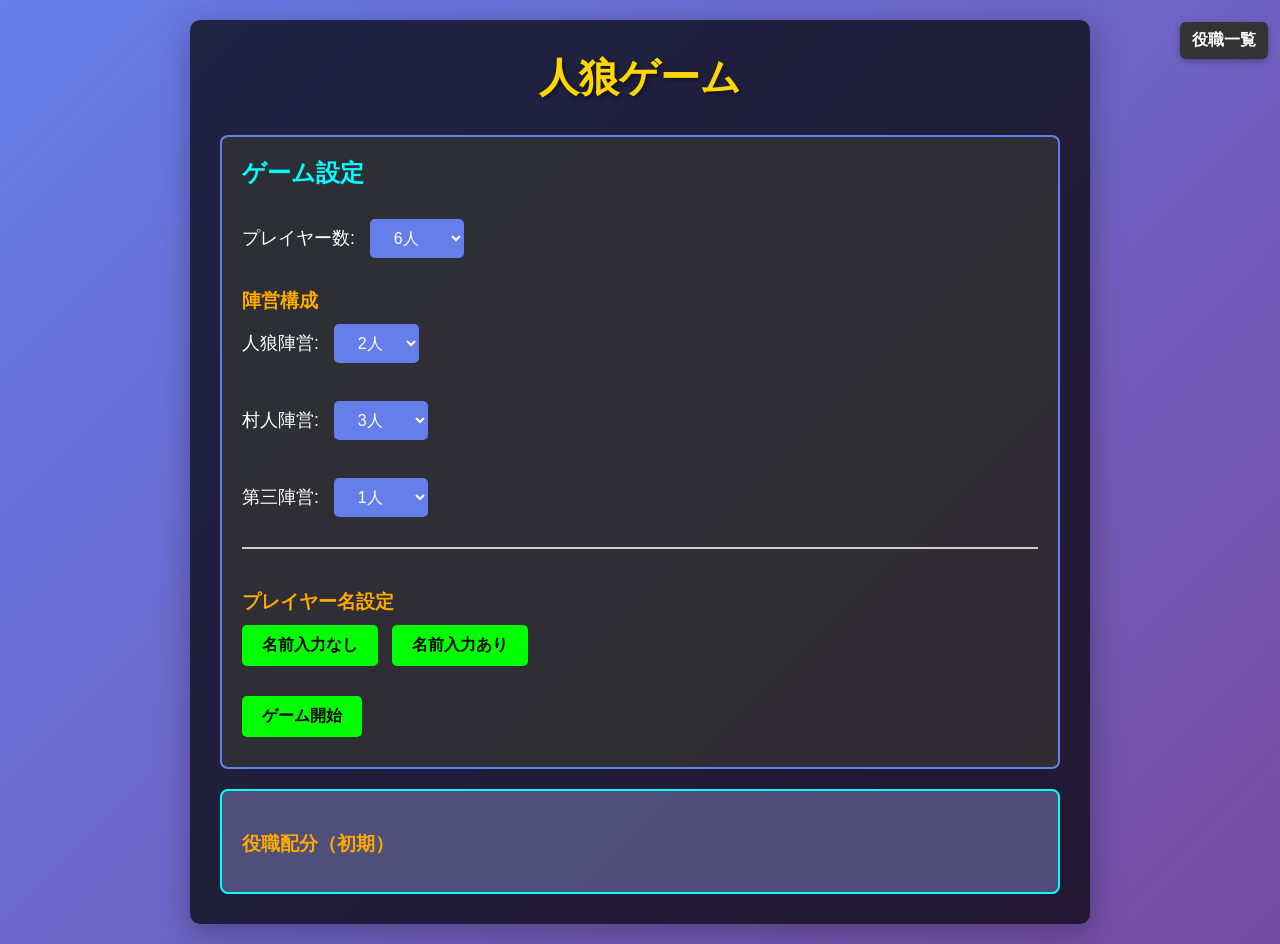
<file: docs/jinrou/index.html>
<!DOCTYPE html>
<html lang="ja">
<head>
    <meta charset="UTF-8">
    <meta name="viewport" content="width=device-width, initial-scale=1.0">
    <title>人狼ゲーム</title>
    <link rel="stylesheet" href="style.css">
</head>
<body>
    <div class="container">
        <div class="gameArea">
            <h1>人狼ゲーム</h1>
            
            <div id="setupPhase" class="phase">
                <h2>ゲーム設定</h2>
                <label for="playerCount">プレイヤー数: </label>
                <select id="playerCount">
                    <option value="4">4人</option>
                    <option value="5">5人</option>
                    <option value="6" selected>6人</option>
                    <option value="7">7人</option>
                    <option value="8">8人</option>
                    <option value="9">9人</option>
                    <option value="10">10人</option>
                    <option value="11">11人</option>
                    <option value="12">12人</option>
                    <option value="13">13人</option>
                    <option value="14">14人</option>
                    <option value="15">15人</option>
                    <option value="16">16人</option>
                    <option value="17">17人</option>
                    <option value="18">18人</option>
                </select>
                
                <div style="margin-top: 20px;">
                    <h3>陣営構成</h3>
                    <label for="werewolfCount">人狼陣営: </label>
                    <select id="werewolfCount">
                        <option value="1">1人</option>
                        <option value="2" selected>2人</option>
                        <option value="3">3人</option>
                        <option value="4">4人</option>
                        <option value="5">5人</option>
                        <option value="6">6人</option>
                    </select>
                    <br><br>
                    <label for="villageCount">村人陣営: </label>
                    <select id="villageCount">
                        <option value="0">0人</option>
                        <option value="1">1人</option>
                        <option value="2">2人</option>
                        <option value="3" selected>3人</option>
                        <option value="4">4人</option>
                        <option value="5">5人</option>
                        <option value="6">6人</option>
                        <option value="7">7人</option>
                        <option value="8">8人</option>
                        <option value="9">9人</option>
                        <option value="10">10人</option>
                        <option value="11">11人</option>
                        <option value="12">12人</option>
                        <option value="13">13人</option>
                        <option value="14">14人</option>
                        <option value="15">15人</option>
                        <option value="16">16人</option>
                        <option value="17">17人</option>
                        <option value="18">18人</option>
                    </select>
                    <br><br>
                    <label for="thirdCount">第三陣営: </label>
                    <select id="thirdCount">
                        <option value="0">0人</option>
                        <option value="1" selected>1人</option>
                        <option value="2">2人</option>
                        <option value="3">3人</option>
                        <option value="4">4人</option>
                        <option value="5">5人</option>
                        <option value="6">6人</option>
                        <option value="7">7人</option>
                        <option value="8">8人</option>
                        <option value="9">9人</option>
                        <option value="10">10人</option>
                        <option value="11">11人</option>
                        <option value="12">12人</option>
                        <option value="13">13人</option>
                        <option value="14">14人</option>
                        <option value="15">15人</option>
                        <option value="16">16人</option>
                        <option value="17">17人</option>
                        <option value="18">18人</option>
                    </select>
                </div>
                
                <div style="margin-top: 20px; border-top: 2px solid #ccc; padding-top: 20px;">
                    <h3>プレイヤー名設定</h3>
                    <button id="noNameBtn" style="margin-top: 10px; margin-right: 10px; padding: 10px 20px;">名前入力なし</button>
                    <button id="withNameBtn" style="margin-top: 10px; padding: 10px 20px;">名前入力あり</button>
                </div>
                
                <div id="nameInputArea" style="display: none; margin-top: 20px; background-color: rgba(100, 200, 100, 0.1); padding: 15px; border-radius: 5px;">
                    <h4>プレイヤー名を入力してください</h4>
                    <div id="playerNameInputs"></div>
                </div>
                
                <button id="startBtn" style="margin-top: 20px;">ゲーム開始</button>
            </div>

            <div id="rolePhase" class="phase" style="display: none;">
                <h2>役職確認フェーズ</h2>
                <p id="roleMessage"></p>
                <div id="roleDescription" style="background-color: rgba(100, 150, 200, 0.7); padding: 15px; border-radius: 5px; margin: 15px 0; border: 2px solid #4488ff; display: none;">
                    <p id="roleDescriptionText" style="color: #ffffff; font-weight: bold;"></p>
                </div>
                <div id="werewolfPartners" style="display: none; background-color: rgba(200, 100, 100, 0.7); padding: 15px; border-radius: 5px; margin: 15px 0; border: 2px solid #ff4444;">
                    <p id="partnersText" style="color: #ffaa00; font-weight: bold;"></p>
                </div>
                <div id="playerConfirm" class="playerConfirm"></div>
                <div id="confirmButtonArea">
                    <button id="confirmYesBtn">はいそうです</button>
                </div>
                <div id="currentPlayerRole" class="currentPlayerRole" style="display: none;"></div>
                <div id="roleButtonArea">
                    <button id="confirmRoleBtn">はい、見ました</button>
                </div>
            </div>

            <div id="dayPhase" class="phase" style="display: none;">
                <div id="deathAnnouncement" style="display: none; background-color: rgba(100, 20, 20, 0.8); padding: 20px; border-radius: 8px; margin-bottom: 20px; border: 2px solid #ff4444;">
                    <p id="deathMessage" style="color: #ff4444; font-size: 1.2em; font-weight: bold;"></p>
                </div>
                <h2>昼のターン - 話し合いフェーズ</h2>
                <div id="timerContainer" class="timerContainer">
                    <button id="decreaseBtn" class="timerBtn">−</button>
                    <div id="timerDisplay" class="timerDisplay">3:00</div>
                    <button id="increaseBtn" class="timerBtn">+</button>
                </div>
                <p id="dayMessage"></p>
                <button id="startVotingBtn" class="actionBtn" style="display: block;">投票する</button>
                
                <div id="votingArea" class="votingArea" style="display: none;"></div>
                <div id="voteResult"></div>
            </div>

            <div id="nightPhase" class="phase" style="display: none;">
                <h2>夜のターン - 睡眠フェーズ</h2>
                <p id="nightPlayerCheck"></p>
                <div id="nightConfirmArea">
                    <button id="nightConfirmBtn">はいそうです</button>
                </div>
                
                <div id="nightActionArea" style="display: none;">
                    <p id="nightActionMessage"></p>
                    <div id="targetArea" class="targetArea"></div>
                    <p id="restingMessage"></p>
                    <button id="restBtn" style="display: none;">体を休める</button>
                </div>
                
                <div id="nightResult"></div>
            </div>

            <div id="gameEndPhase" class="phase" style="display: none;">
                <h2>ゲーム終了</h2>
                <p id="endMessage"></p>
                <div id="finalStats"></div>
                <button id="restartBtn">もう一度プレイ</button>
            </div>

            <div id="roleDistribution">
                <h3>役職配分（初期）</h3>
                <div id="distribution"></div>
            </div>
        </div>
    </div>

            <!-- 右上に役職一覧ボタン（タップでモーダル表示） -->
            <button id="roleListBtn" style="position: fixed; top: 12px; right: 12px; z-index: 1200; padding:8px 12px; border-radius:6px; background:#333; color:#fff; border:none; box-shadow:0 2px 6px rgba(0,0,0,0.3);">役職一覧</button>

            <!-- 役職一覧モーダル -->
            <div id="roleListModal" style="display:none; position:fixed; inset:0; background:rgba(0,0,0,0.45); z-index:1300;">
                <div style="position:absolute; right:12px; top:12px; width:360px; max-height:90%; overflow:auto; background:#fff; padding:14px; border-radius:8px; box-shadow:0 8px 24px rgba(0,0,0,0.4);">
                    <div style="display:flex; justify-content:space-between; align-items:center; margin-bottom:8px;">
                        <h3 style="margin:0; font-size:1.05em;">役職一覧</h3>
                        <button id="closeRoleListBtn" style="background:#e74c3c; color:#fff; border:none; padding:6px 8px; border-radius:6px;">閉じる</button>
                    </div>
                    <div id="roleListContent" style="font-size:0.95em; line-height:1.4; color:#222;"></div>
                </div>
                
                <!-- 乗っ取り強さランキング -->
                <div style="position:absolute; left:12px; top:12px; width:280px; max-height:90%; overflow:auto; background:#fff; padding:14px; border-radius:8px; box-shadow:0 8px 24px rgba(0,0,0,0.4);">
                    <h3 style="margin:0 0 12px 0; font-size:1.05em; color:#333;">乗っ取り強さランキング</h3>
                    <div style="font-size:0.9em; line-height:1.6; color:#222;">
                        <div style="margin-bottom:10px; padding:8px; background:#FF69B4; color:#fff; border-radius:4px;">
                            <strong>第1位：吊人・サバイバー</strong><br>
                            <span style="font-size:0.85em;">独立勝利・共存可能</span>
                        </div>
                        <div style="margin-bottom:10px; padding:8px; background:#ff9933; color:#fff; border-radius:4px;">
                            <strong>第2位：妖狐</strong><br>
                            <span style="font-size:0.85em;">乗っ取り勝利の最強陣営</span>
                        </div>
                        <div style="margin-bottom:10px; padding:8px; background:#8B008B; color:#fff; border-radius:4px;">
                            <strong>第3位：ネクロマンサー</strong><br>
                            <span style="font-size:0.85em;">霊人操作による独立勝利</span>
                        </div>
                        <div style="margin-bottom:10px; padding:8px; background:#FF1493; color:#fff; border-radius:4px;">
                            <strong>第4位：ラバーズ（キューピット）</strong><br>
                            <span style="font-size:0.85em;">連動勝利の特殊陣営</span>
                        </div>
                        <div style="padding:8px; background:#CCCCCC; color:#333; border-radius:4px;">
                            <strong>番外：村人陣営・人狼陣営・計画者陣営</strong><br>
                            <span style="font-size:0.85em;">乗っ取り要素なし</span>
                        </div>
                    </div>
                </div>
            </div>

        </div>
    </div>

    <script src="game.js"></script>

    <script>
        // 役職一覧モーダルの表示ロジック
        function buildRoleList() {
            const container = document.getElementById('roleListContent');
            if (!window.GAME_CONFIG || !GAME_CONFIG.roleDescriptions) {
                container.innerHTML = '<p>役職データが読み込まれていません。</p>';
                return;
            }
            const roles = GAME_CONFIG.roleDescriptions;
            const implemented = Array.isArray(GAME_CONFIG.implementedRoles) ? GAME_CONFIG.implementedRoles : Object.keys(roles);
            const groups = {};
            for (const key of implemented) {
                const r = roles[key];
                if (!r) continue;
                const faction = r.faction || 'その他';
                if (!groups[faction]) groups[faction] = [];
                groups[faction].push({ key, name: r.name, desc: r.description, color: r.color });
            }

            let html = '';
            for (const faction of Object.keys(groups)) {
                html += `<div style="margin-bottom:10px;"><strong>【${faction}】</strong>`;
                html += '<ul style="margin:6px 0 8px 18px; padding:0;">';
                for (const r of groups[faction]) {
                    html += `<li style="margin-bottom:8px;"><span style="color:${r.color}; font-weight:700;">${r.name}</span><br><span style="color:#444;">${r.desc}</span></li>`;
                }
                html += '</ul></div>';
            }
            container.innerHTML = html;
        }

        document.getElementById('roleListBtn').addEventListener('click', () => {
            buildRoleList();
            document.getElementById('roleListModal').style.display = 'block';
        });
        document.getElementById('closeRoleListBtn').addEventListener('click', () => {
            document.getElementById('roleListModal').style.display = 'none';
        });

        // ESCキーで閉じる
        document.addEventListener('keydown', (e) => {
            if (e.key === 'Escape') {
                const m = document.getElementById('roleListModal');
                if (m && m.style.display === 'block') m.style.display = 'none';
            }
        });
    </script>
</body>
</html>
</file>
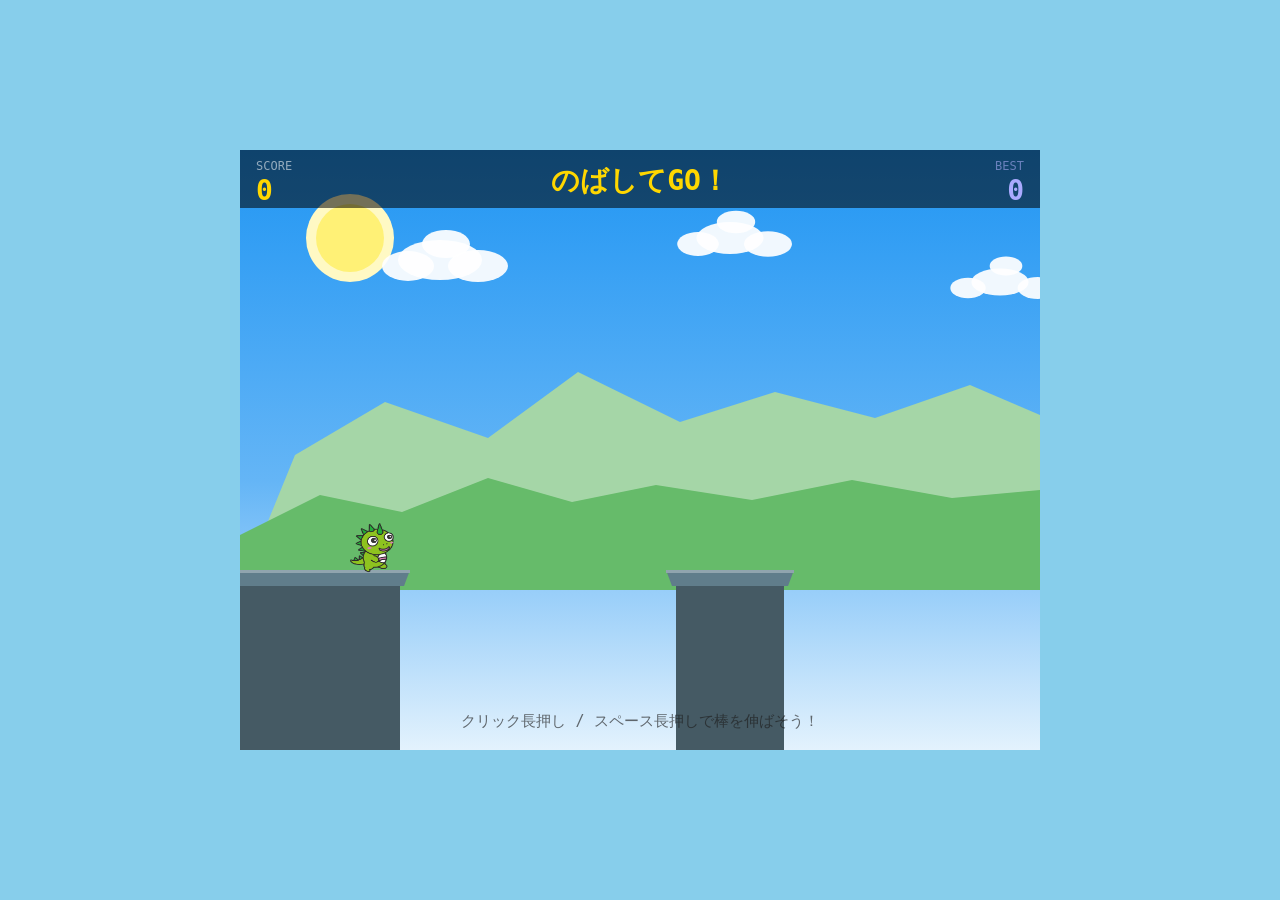
<file: docs/nobashite/index.html>
<!DOCTYPE html>
<html lang="ja">
<head>
  <meta charset="UTF-8">
  <title>のばしてGO！</title>
  <style>
    * { margin: 0; padding: 0; box-sizing: border-box; }
    body {
      background: #87ceeb;
      display: flex;
      justify-content: center;
      align-items: center;
      min-height: 100vh;
    }
    canvas {
      display: block;
      cursor: pointer;
      user-select: none;
      -webkit-user-select: none;
      /* CSSの表示サイズを固定（内部解像度はJSでDPR倍に設定） */
      width:  800px;
      height: 600px;
    }
  </style>
</head>
<body>
<canvas id="gameCanvas" width="800" height="600"></canvas>
<script>
'use strict';

// ━━━━━━━━━━━━━━━━━━━━━━━━━━━━━━━━━━━━━━━━━━━━━━━━━
//  定数
// ━━━━━━━━━━━━━━━━━━━━━━━━━━━━━━━━━━━━━━━━━━━━━━━━━
const W = 800, H = 600;
const GROUND_Y    = 420;
const PLAT_HEIGHT = 200;
const NW = 52, NH = 52;    // 忍者の描画サイズ（画像の1:1比率に合わせて調整）
const POLE_T = 8;

const GROW_SPD   = 4;
const FALL_SPD   = 3.5;
const WALK_SPD   = 3.5;
const SCROLL_SPD = 5;
const GRAV       = 0.55;

const NINJA_REST_CX = 150;
const MIN_GAP = 80,  MAX_GAP = 340;
const MIN_PW  = 44,  MAX_PW  = 130;
const FIRST_PW = 160;
const MAX_POLE = 620;

// パララックス倍率（1.0 = 足場と同速、0に近いほどゆっくり）
const PAR_CLOUD    = 0.08;   // 雲
const PAR_FAR_MTN  = 0.18;   // 遠景の山
const PAR_NEAR_MTN = 0.32;   // 近景の山

// ━━━━━━━━━━━━━━━━━━━━━━━━━━━━━━━━━━━━━━━━━━━━━━━━━
//  ゲーム変数
// ━━━━━━━━━━━━━━━━━━━━━━━━━━━━━━━━━━━━━━━━━━━━━━━━━
let state;
let platforms;
let camX;
let targetCamX;
let pole;
let poleBase;
let ninja;
let walkTarget;
let score, best;
let wFrame;

const ri  = (a, b) => Math.floor(Math.random() * (b - a + 1) + a);
const w2c = wx   => wx - camX;

// ━━━━━━━━━━━━━━━━━━━━━━━━━━━━━━━━━━━━━━━━━━━━━━━━━
//  画像の読み込み
// ━━━━━━━━━━━━━━━━━━━━━━━━━━━━━━━━━━━━━━━━━━━━━━━━━

// 忍者画像: aru01.png（静止・frame0）、aru02.png（歩き・frame1）
const imgNinja = [new Image(), new Image()];
imgNinja[0].src = 'aru01.png';
imgNinja[1].src = 'aru02.png';

// ━━━━━━━━━━━━━━━━━━━━━━━━━━━━━━━━━━━━━━━━━━━━━━━━━
//  効果音
// ━━━━━━━━━━━━━━━━━━━━━━━━━━━━━━━━━━━━━━━━━━━━━━━━━
const seNobi    = new Audio('nobi.mp3');    // 棒を伸ばす音（ループ）
seNobi.loop = true;

const seHashiru = new Audio('hashiru.mp3'); // 走る音（ループ）
seHashiru.loop = true;

const seTon     = new Audio('ton.mp3');     // 棒が着地する音（単発）
const seCoin    = new Audio('coin.mp3');    // ゲームオーバー音（単発）

function nobiSoundPlay()  { seNobi.currentTime = 0; seNobi.play().catch(() => {}); }
function nobiSoundStop()  { seNobi.pause(); seNobi.currentTime = 0; }
function walkSoundPlay()  { seHashiru.currentTime = 0; seHashiru.play().catch(() => {}); }
function walkSoundStop()  { seHashiru.pause(); seHashiru.currentTime = 0; }
function playSE(audio)    { audio.currentTime = 0; audio.play().catch(() => {}); }

// ━━━━━━━━━━━━━━━━━━━━━━━━━━━━━━━━━━━━━━━━━━━━━━━━━
//  描画関数
//  ★画像に差し替える際は各関数の中身を書き換えてください★
// ━━━━━━━━━━━━━━━━━━━━━━━━━━━━━━━━━━━━━━━━━━━━━━━━━

// ── パララックス山ヘルパー ────────────────────────────
// points: [[x,y], ...] — x は 0〜W の範囲で定義
// shift:  カメラ移動量に parallaxRate を掛けた値（正方向に流れる）
function drawMtnLayer(g, color, points, shift) {
  const off = ((shift % W) + W) % W;   // 0..W-1 に正規化
  g.fillStyle = color;
  // -1, 0, +1 の3タイル分描くと隙間が出ない
  for (let t = -1; t <= 1; t++) {
    const dx = -off + t * W;
    if (dx >= W || dx + W <= 0) continue;
    g.beginPath();
    g.moveTo(dx, GROUND_Y + 20);
    for (const [px, py] of points) g.lineTo(dx + px, py);
    g.lineTo(dx + W, GROUND_Y + 20);
    g.closePath();
    g.fill();
  }
}

/**
 * 背景（昼の青空・雲・山並み）を描画
 * @param {number} bgCamX  現在のカメラX（パララックス計算に使用）
 * 差し替え例: g.drawImage(bgImage, 0, 0, W, H);
 */
function drawBackground(g, bgCamX) {
  // 青空グラデーション（固定）
  const sky = g.createLinearGradient(0, 0, 0, H);
  sky.addColorStop(0,    '#2196f3');
  sky.addColorStop(0.55, '#64b5f6');
  sky.addColorStop(1,    '#e3f2fd');
  g.fillStyle = sky;
  g.fillRect(0, 0, W, H);

  // 太陽（ごくわずかにパララックス: 0.02）
  const sunX = 110 - bgCamX * 0.02;
  g.fillStyle = '#fff9c4';
  g.beginPath(); g.arc(sunX, 88, 44, 0, Math.PI * 2); g.fill();
  g.fillStyle = '#fff176';
  g.beginPath(); g.arc(sunX, 88, 34, 0, Math.PI * 2); g.fill();

  // 雲（パララックス PAR_CLOUD）
  // 雲は "基準X" をワールド座標で定義してラップ
  const CLOUD_PERIOD = 1400; // この幅で雲が一周する
  const cloudDefs = [
    { bx: 200,  cy: 110, sc: 1.00 },
    { bx: 490,  cy: 88,  sc: 0.80 },
    { bx: 760,  cy: 132, sc: 0.68 },
    { bx: 1060, cy: 102, sc: 0.90 },
    { bx: 1300, cy: 122, sc: 0.72 },
  ];
  function drawCloud(cx, cy, sc) {
    g.fillStyle = 'rgba(255,255,255,0.93)';
    g.beginPath(); g.ellipse(cx,       cy,      sc*42, sc*20, 0, 0, Math.PI * 2); g.fill();
    g.beginPath(); g.ellipse(cx - 32,  cy + 6,  sc*26, sc*15, 0, 0, Math.PI * 2); g.fill();
    g.beginPath(); g.ellipse(cx + 38,  cy + 6,  sc*30, sc*16, 0, 0, Math.PI * 2); g.fill();
    g.beginPath(); g.ellipse(cx + 6,   cy - 16, sc*24, sc*14, 0, 0, Math.PI * 2); g.fill();
  }
  const cloudShift = bgCamX * PAR_CLOUD;
  for (const cl of cloudDefs) {
    // ラップしながら描画（CLOUD_PERIOD周期）
    let cx = ((cl.bx - cloudShift) % CLOUD_PERIOD + CLOUD_PERIOD) % CLOUD_PERIOD;
    for (const drawX of [cx, cx - CLOUD_PERIOD]) {
      if (drawX > -180 && drawX < W + 180) drawCloud(drawX, cl.cy, cl.sc);
    }
  }

  // 遠景の山（薄緑、パララックス PAR_FAR_MTN）
  drawMtnLayer(g, '#a5d6a7',
    [[55,305],[145,252],[248,288],[338,222],[440,272],[535,242],[635,268],[730,235],[800,265]],
    bgCamX * PAR_FAR_MTN);

  // 近景の山（濃緑、パララックス PAR_NEAR_MTN）
  drawMtnLayer(g, '#66bb6a',
    [[0,385],[80,345],[162,362],[248,328],[332,352],[416,335],[512,350],[612,330],[712,348],[800,340]],
    bgCamX * PAR_NEAR_MTN);
}

/**
 * 足場（瓦屋根）を描画 ── シンプルなベタ塗りのみ
 * @param {number} cx  足場左端のキャンバスX
 * @param {number} pw  足場の幅
 * 差し替え例: g.drawImage(roofImage, cx, GROUND_Y, pw, PLAT_HEIGHT);
 */
function drawPlatform(g, cx, pw) {
  // 柱の本体
  g.fillStyle = '#455a64';
  g.fillRect(cx, GROUND_Y, pw, PLAT_HEIGHT);

  // 軒先（台形）
  const oh = 10;
  g.fillStyle = '#607d8b';
  g.beginPath();
  g.moveTo(cx - oh,          GROUND_Y);
  g.lineTo(cx + pw + oh,     GROUND_Y);
  g.lineTo(cx + pw + oh - 6, GROUND_Y + 16);
  g.lineTo(cx - oh + 6,      GROUND_Y + 16);
  g.closePath();
  g.fill();

  // 軒先の上縁ハイライト
  g.fillStyle = '#90a4ae';
  g.fillRect(cx - oh, GROUND_Y, pw + oh * 2, 3);
}

/**
 * 竹の棒（橋）を描画
 * @param {number} bx   棒の根元キャンバスX
 * @param {number} by   棒の根元Y（= GROUND_Y）
 * @param {number} len  棒の長さ
 * @param {number} ang  角度 0=上向き, 90=右向き
 * 差し替え例: 回転行列はそのままに g.drawImage(poleImage, ...) へ置き換える
 */
function drawPole(g, bx, by, len, ang) {
  if (len <= 0) return;
  g.save();
  g.translate(bx, by);
  g.rotate((-90 + ang) * Math.PI / 180);

  g.fillStyle = 'rgba(0,0,0,0.22)';
  g.fillRect(2, -POLE_T / 2 + 2, len, POLE_T);

  const seg = 22;
  const nseg = Math.ceil(len / seg);
  for (let i = 0; i < nseg; i++) {
    const sx = i * seg, sw = Math.min(seg, len - sx);
    g.fillStyle = i % 2 === 0 ? '#4e8e4e' : '#468448';
    g.fillRect(sx, -POLE_T / 2, sw, POLE_T);
  }
  g.strokeStyle = '#2d5e2d'; g.lineWidth = 2.5;
  for (let i = 1; i < nseg; i++) {
    const nx = i * seg; if (nx >= len) break;
    g.beginPath(); g.moveTo(nx, -POLE_T / 2 - 1); g.lineTo(nx, POLE_T / 2 + 1); g.stroke();
  }
  g.fillStyle = 'rgba(200,255,150,0.18)';
  g.fillRect(0, -POLE_T / 2, len, POLE_T * 0.38);
  g.restore();
}

/**
 * 忍者を描画
 * @param {number} cx   忍者の右端キャンバスX（棒の根元位置）
 * @param {number} y    忍者の上端Y
 * @param {number} fr   歩行フレーム: 0 = aru01.png（静止 or 偶数フレーム）
 *                                    1 = aru02.png（奇数フレーム）
 *
 * 画像が読み込まれていれば自動的に使用し、未読み込みの場合はシェイプで描画します。
 * 画像のサイズ・位置を調整する場合は NW / NH 定数を変更してください。
 */
function drawNinja(g, cx, y, fr) {
  const nx  = cx - NW;
  const img = imgNinja[fr];

  // 画像が読み込み済みであれば使用（高品質スケーリング）
  if (img.complete && img.naturalWidth > 0) {
    g.imageSmoothingEnabled  = true;
    g.imageSmoothingQuality  = 'high';
    g.drawImage(img, nx, y, NW, NH);
    return;
  }

  // ── フォールバック: シェイプ描画 ──────────────────
  g.fillStyle = '#14142e';
  g.fillRect(nx,     y + 12, NW,     NH - 12);
  g.fillRect(nx + 2, y,      NW - 4, 14);
  g.fillStyle = '#cc2222';
  g.fillRect(nx + 3,  y + 5, 5, 3);
  g.fillRect(nx + 13, y + 5, 5, 3);
  g.fillStyle = '#ffcccc';
  g.fillRect(nx + 4,  y + 5, 3, 2);
  g.fillRect(nx + 14, y + 5, 3, 2);
  g.fillStyle = '#990000';
  g.fillRect(nx, y + 20, NW, 4);
  const la = fr === 0 ? 0 : 5;
  g.fillStyle = '#0c0c26';
  g.fillRect(nx + 2,       y + NH - 13, 8, 13 - la);
  g.fillRect(nx + NW - 10, y + NH - 13, 8, 10 + (la * 0.5 | 0));
  g.strokeStyle = '#282848'; g.lineWidth = 1;
  g.strokeRect(nx + 0.5, y + 0.5, NW - 1, NH - 1);
}

/**
 * HUD（スコア・タイトル）を描画
 */
function drawHUD(g) {
  g.fillStyle = 'rgba(0,0,0,0.55)';
  g.fillRect(0, 0, W, 58);

  g.fillStyle = '#ffd700';
  g.font = 'bold 28px "MS Gothic","Hiragino Kaku Gothic Pro",monospace';
  g.textAlign = 'center';
  g.fillText('のばしてGO！', W / 2, 40);

  g.textAlign = 'left';
  g.fillStyle = 'rgba(255,255,255,0.55)';
  g.font = '12px monospace';
  g.fillText('SCORE', 16, 20);
  g.fillStyle = '#ffd700';
  g.font = 'bold 28px monospace';
  g.fillText(score, 16, 50);

  g.textAlign = 'right';
  g.fillStyle = 'rgba(180,180,255,0.55)';
  g.font = '12px monospace';
  g.fillText('BEST', W - 16, 20);
  g.fillStyle = '#aaaaff';
  g.font = 'bold 28px monospace';
  g.fillText(best, W - 16, 50);

  g.textAlign = 'left';
}

/**
 * 操作ガイド（idle時）を描画
 */
function drawGuide(g) {
  g.fillStyle = 'rgba(30,30,30,0.65)';
  g.font = '15px "MS Gothic","Hiragino Kaku Gothic Pro",monospace';
  g.textAlign = 'center';
  g.fillText('クリック長押し / スペース長押しで棒を伸ばそう！', W / 2, H - 24);
  g.textAlign = 'left';
}

/**
 * ゲームオーバー画面を描画
 */
function drawGameOver(g) {
  g.fillStyle = 'rgba(0,0,0,0.72)';
  g.fillRect(0, 0, W, H);

  const pw = 420, ph = 270;
  const px = (W - pw) / 2, py = (H - ph) / 2;

  g.fillStyle = '#0b0b20';
  g.fillRect(px, py, pw, ph);
  g.strokeStyle = '#cc3333'; g.lineWidth = 3; g.strokeRect(px, py, pw, ph);
  g.strokeStyle = '#ffd700'; g.lineWidth = 1; g.strokeRect(px + 4, py + 4, pw - 8, ph - 8);

  g.fillStyle = '#cc3333';
  g.font = 'bold 48px "MS Gothic",monospace';
  g.textAlign = 'center';
  g.fillText('GAME OVER', W / 2, py + 68);

  g.fillStyle = '#ffffff';
  g.font = '22px "MS Gothic",monospace';
  g.fillText('スコア: ' + score, W / 2, py + 114);

  if (score > 0 && score >= best) {
    g.fillStyle = '#ffd700';
    g.font = 'bold 16px "MS Gothic",monospace';
    g.fillText('★ NEW RECORD! ★', W / 2, py + 144);
  }

  const bw = 220, bh = 52;
  const bx = (W - bw) / 2, by = py + ph - 80;
  g.fillStyle = '#ffd700'; g.fillRect(bx, by, bw, bh);
  g.fillStyle = '#0b0b20';
  g.font = 'bold 22px "MS Gothic",monospace';
  g.fillText('もう一度遊ぶ', W / 2, by + 35);

  g.fillStyle = 'rgba(200,200,255,0.55)';
  g.font = '13px "MS Gothic",monospace';
  g.fillText('クリック / スペースキー でリトライ', W / 2, py + ph - 12);

  g.textAlign = 'left';
}

// ━━━━━━━━━━━━━━━━━━━━━━━━━━━━━━━━━━━━━━━━━━━━━━━━━
//  ゲームロジック
// ━━━━━━━━━━━━━━━━━━━━━━━━━━━━━━━━━━━━━━━━━━━━━━━━━

function addPlatform() {
  const last = platforms[platforms.length - 1];
  platforms.push({ x: last.x + last.w + ri(MIN_GAP, MAX_GAP), w: ri(MIN_PW, MAX_PW) });
}

function initGame() {
  nobiSoundStop();
  walkSoundStop();
  state      = 'idle';
  score      = 0;
  camX       = 0;
  targetCamX = 0;
  pole       = { len: 0, angle: 0 };
  poleBase   = 0;
  walkTarget = 0;
  wFrame     = 0;
  platforms  = [{ x: 0, w: FIRST_PW }];
  addPlatform();
  ninja = { wx: FIRST_PW, y: GROUND_Y - NH, vy: 0 };
}

function hitTest() {
  const tip = poleBase + pole.len;
  const np  = platforms[1];
  return tip >= np.x && tip <= np.x + np.w;
}

// ━━━━━━━━━━━━━━━━━━━━━━━━━━━━━━━━━━━━━━━━━━━━━━━━━
//  各ステートの更新処理
// ━━━━━━━━━━━━━━━━━━━━━━━━━━━━━━━━━━━━━━━━━━━━━━━━━

function updGrowing() {
  pole.len = Math.min(pole.len + GROW_SPD, MAX_POLE);
}

function updFalling() {
  pole.angle = Math.min(pole.angle + FALL_SPD, 90);
  if (pole.angle >= 90) {
    playSE(seTon);
    if (hitTest()) {
      state      = 'walk_ok';
      walkTarget = platforms[1].x + platforms[1].w;
    } else {
      state      = 'walk_fail';
      walkTarget = poleBase + pole.len;
    }
    walkSoundPlay();
  }
}

function updWalkOk() {
  wFrame   = (Date.now() / 130 | 0) % 2;
  ninja.wx = Math.min(ninja.wx + WALK_SPD, walkTarget);
  if (ninja.wx >= walkTarget) {
    walkSoundStop();
    score++;
    if (score > best) best = score;
    platforms.shift();
    addPlatform();
    targetCamX = ninja.wx - NINJA_REST_CX;
    pole.len   = 0;
    pole.angle = 0;
    state      = 'scrolling';
  }
}

function updWalkFail() {
  wFrame   = (Date.now() / 130 | 0) % 2;
  ninja.wx = Math.min(ninja.wx + WALK_SPD, walkTarget);
  if (ninja.wx >= walkTarget) {
    walkSoundStop();
    ninja.vy = 0;
    state    = 'drop';
  }
}

function updScrolling() {
  const d = targetCamX - camX;
  if (Math.abs(d) <= SCROLL_SPD) {
    camX   = targetCamX;
    wFrame = 0;
    state  = 'idle';
  } else {
    camX += SCROLL_SPD;
  }
}

function updDrop() {
  ninja.vy += GRAV;
  ninja.y  += ninja.vy;
  ninja.wx += WALK_SPD * 0.35;
  if (ninja.y > H + 80) {
    pole.len = 0;
    state    = 'over';
    playSE(seCoin);  // ゲームオーバー確定の瞬間に1回だけ再生
  }
}

function update() {
  if (state === 'growing')   updGrowing();
  if (state === 'falling')   updFalling();
  if (state === 'walk_ok')   updWalkOk();
  if (state === 'walk_fail') updWalkFail();
  if (state === 'scrolling') updScrolling();
  if (state === 'drop')      updDrop();
}

// ━━━━━━━━━━━━━━━━━━━━━━━━━━━━━━━━━━━━━━━━━━━━━━━━━
//  レンダリング
// ━━━━━━━━━━━━━━━━━━━━━━━━━━━━━━━━━━━━━━━━━━━━━━━━━

// ━━━━━━━━━━━━━━━━━━━━━━━━━━━━━━━━━━━━━━━━━━━━━━━━━
//  レンダリング
// ━━━━━━━━━━━━━━━━━━━━━━━━━━━━━━━━━━━━━━━━━━━━━━━━━

// 屋根（足場）上にいるときは主人公を少し下げるオフセット
const ROOF_Y_OFFSET = 4;

function calcNinjaDrawY() {
  // 落下中やゲームオーバー時は通常の y を使う
  if (state === 'drop' || state === 'over') return ninja.y;

  // 足場の上にいるかどうか判定（wx は忍者の右端ワールド座標）
  for (const p of platforms) {
    if (ninja.wx >= p.x && ninja.wx <= p.x + p.w) {
      // 足場の屋根の上にいるとみなす
      return GROUND_Y - NH + ROOF_Y_OFFSET;
    }
  }

  return ninja.y;
}

function render(g) {
  g.clearRect(0, 0, W, H);

  // 背景にカメラXを渡してパララックス描画
  drawBackground(g, camX);

  for (const p of platforms) {
    const cx = w2c(p.x);
    if (cx + p.w > -30 && cx < W + 30) drawPlatform(g, cx, p.w);
  }

  if (pole.len > 0) drawPole(g, w2c(poleBase), GROUND_Y, pole.len, pole.angle);

  if (state !== 'over') {
    const drawY = calcNinjaDrawY();
    drawNinja(g, w2c(ninja.wx), drawY, wFrame);
  }

  drawHUD(g);
  if (state === 'idle') drawGuide(g);
  if (state === 'over') drawGameOver(g);
}

// ━━━━━━━━━━━━━━━━━━━━━━━━━━━━━━━━━━━━━━━━━━━━━━━━━
//  入力処理
// ━━━━━━━━━━━━━━━━━━━━━━━━━━━━━━━━━━━━━━━━━━━━━━━━━

function onInputStart() {
  if (state === 'idle') {
    state      = 'growing';
    pole.len   = 0;
    pole.angle = 0;
    poleBase   = ninja.wx;
    nobiSoundPlay();   // 棒を伸ばし始めたら nobi.mp3 ループ開始
  } else if (state === 'over') {
    initGame();
  }
}

function onInputEnd() {
  if (state === 'growing') {
    nobiSoundStop();   // 離した瞬間に nobi.mp3 を停止
    state = 'falling';
  }
}

// ━━━━━━━━━━━━━━━━━━━━━━━━━━━━━━━━━━━━━━━━━━━━━━━━━
//  メインループ・初期化
// ━━━━━━━━━━━━━━━━━━━━━━━━━━━━━━━━━━━━━━━━━━━━━━━━━

window.addEventListener('load', () => {
  const cv = document.getElementById('gameCanvas');
  const g  = cv.getContext('2d');

  // ── 高DPI（Retina）対応 ──────────────────────────────
  // Canvas内部の物理ピクセル数をdevicePixelRatio倍にし、
  // コンテキストを同倍率でスケールすることで論理座標系（800×600）は変えずに
  // Retinaで鮮明に描画できる。
  const dpr = window.devicePixelRatio || 1;
  cv.width  = W * dpr;
  cv.height = H * dpr;
  g.scale(dpr, dpr);

  // imageSmoothingを一度ここで設定（save/restoreで復元されるため各描画前にも設定）
  g.imageSmoothingEnabled = true;
  g.imageSmoothingQuality = 'high';

  cv.addEventListener('mousedown',  e => { if (e.button === 0) onInputStart(); });
  cv.addEventListener('mouseup',    e => { if (e.button === 0) onInputEnd(); });
  cv.addEventListener('mouseleave', () => onInputEnd());

  document.addEventListener('keydown', e => {
    if (e.code === 'Space') { e.preventDefault(); if (!e.repeat) onInputStart(); }
  });
  document.addEventListener('keyup', e => {
    if (e.code === 'Space') onInputEnd();
  });

  best = 0;
  initGame();

  (function loop() {
    update();
    render(g);
    requestAnimationFrame(loop);
  })();
});
</script>
</body>
</html>
</file>
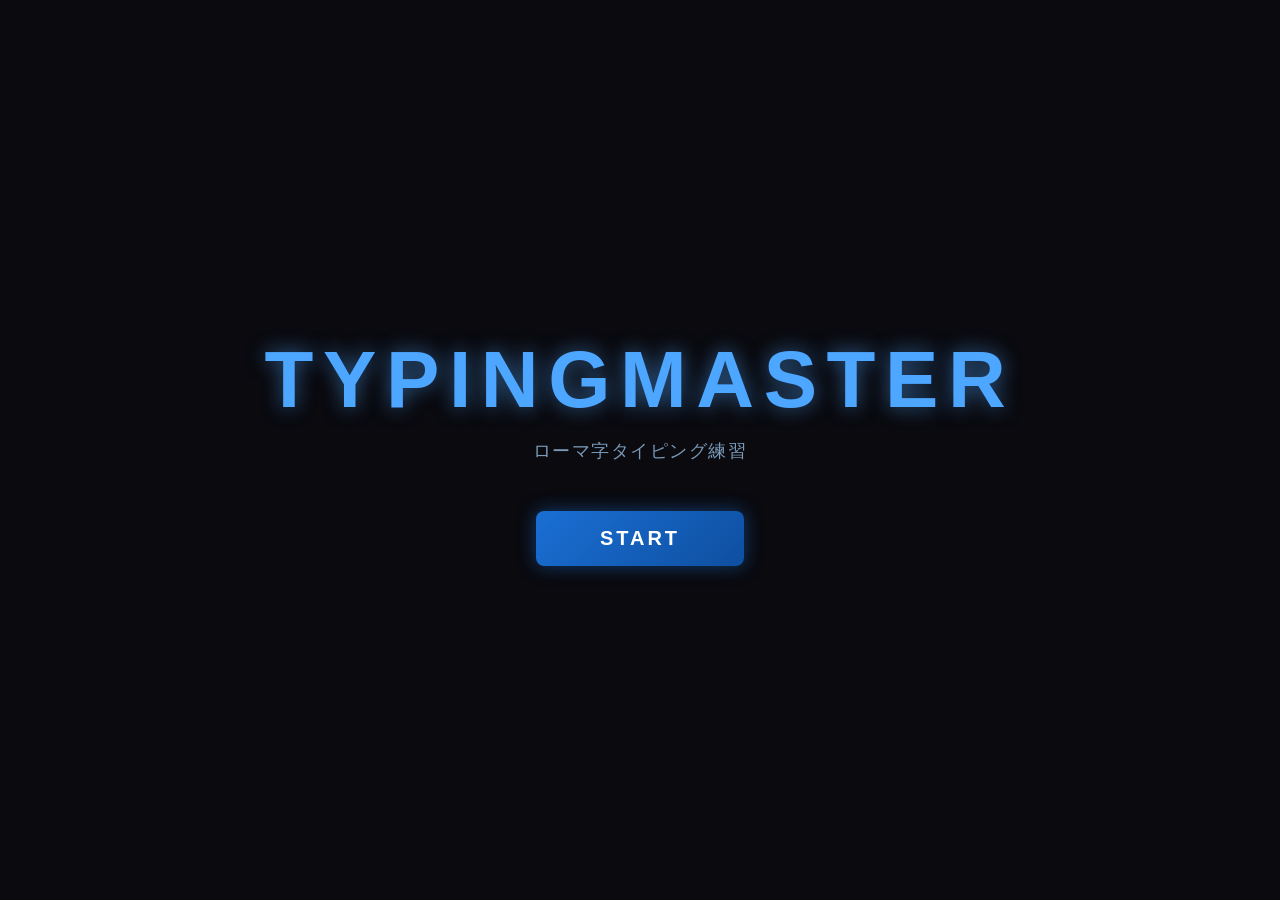
<file: docs/typing-work1/index.html>
<!DOCTYPE html>
<html lang="ja">
<head>
  <meta charset="UTF-8" />
  <meta name="viewport" content="width=device-width, initial-scale=1.0" />
  <title>TYPINGMASTER</title>
  <link rel="stylesheet" href="style.css" />
</head>
<body>

  <!-- 開始画面 -->
  <div id="screen-start" class="screen active">
    <h1 class="title">TYPINGMASTER</h1>
    <p class="subtitle">ローマ字タイピング練習</p>
    <button id="btn-start" class="btn-primary">START</button>
  </div>

  <!-- ゲーム画面 -->
  <div id="screen-game" class="screen">
    <div class="hud">
      <div class="score-display">
        <span class="hud-label">SCORE</span>
        <span id="score">0</span>
      </div>
      <div class="progress-wrap">
        <div id="progress-bar" class="progress-bar">
          <div id="progress-fill" class="progress-fill"></div>
        </div>
      </div>
      <div class="time-display">
        <span class="hud-label">TIME</span>
        <span id="time-left">60</span>
      </div>
    </div>

    <div class="question-area">
      <div id="kana-display" class="kana-display"></div>
      <div id="roman-display" class="roman-display"></div>
    </div>

    <div id="ok-feedback" class="ok-feedback">OK</div>
  </div>

  <!-- 結果画面 -->
  <div id="screen-result" class="screen">
    <h2 class="result-title">RESULT</h2>
    <p id="result-score" class="result-score">0問正解</p>
    <button id="btn-retry" class="btn-primary">RETRY</button>
  </div>

  <script src="game.js"></script>
</body>
</html>
</file>
<file: docs/jinrou/style.css>
* {
    margin: 0;
    padding: 0;
    box-sizing: border-box;
}

body {
    font-family: 'Arial', 'MS Gothic', sans-serif;
    background: linear-gradient(135deg, #667eea 0%, #764ba2 100%);
    color: #fff;
    display: flex;
    justify-content: center;
    align-items: center;
    min-height: 100vh;
    padding: 20px;
}

.container {
    width: 100%;
    max-width: 900px;
}

.gameArea {
    background-color: rgba(0, 0, 0, 0.7);
    border-radius: 10px;
    padding: 30px;
    box-shadow: 0 8px 32px rgba(0, 0, 0, 0.3);
}

h1 {
    text-align: center;
    font-size: 2.5em;
    margin-bottom: 30px;
    color: #ffd700;
    text-shadow: 2px 2px 4px rgba(0, 0, 0, 0.5);
}

h2 {
    color: #00ffff;
    margin-bottom: 20px;
    font-size: 1.5em;
}

h3 {
    color: #ffaa00;
    margin-top: 20px;
}

.phase {
    background-color: rgba(50, 50, 50, 0.8);
    padding: 20px;
    border-radius: 8px;
    margin-bottom: 20px;
    border: 2px solid #667eea;
}

p {
    margin-bottom: 15px;
    line-height: 1.6;
    font-size: 1.1em;
}

label {
    font-size: 1.1em;
    margin-right: 10px;
}

select, button {
    padding: 10px 20px;
    font-size: 1em;
    margin: 10px 0;
    border: none;
    border-radius: 5px;
    cursor: pointer;
    transition: all 0.3s;
}

select {
    background-color: #667eea;
    color: white;
    margin-right: 10px;
}

select:hover {
    background-color: #764ba2;
}

button {
    background-color: #00ff00;
    color: #000;
    font-weight: bold;
}

button:hover {
    background-color: #00dd00;
    transform: scale(1.05);
}

button:disabled {
    background-color: #666;
    color: #999;
    cursor: not-allowed;
    transform: scale(1);
}

.playerList {
    display: grid;
    grid-template-columns: repeat(auto-fit, minmax(200px, 1fr));
    gap: 15px;
    margin: 20px 0;
}

.playerConfirm {
    background-color: rgba(100, 100, 100, 0.6);
    padding: 20px;
    border-radius: 5px;
    margin: 20px 0;
    text-align: center;
    font-size: 1.2em;
    border: 2px solid #00ffff;
}

.timerContainer {
    display: flex;
    justify-content: center;
    align-items: center;
    gap: 20px;
    margin: 20px 0;
    padding: 20px;
    background-color: rgba(100, 100, 150, 0.6);
    border-radius: 8px;
    border: 3px solid #ffaa00;
}

.timerBtn {
    background-color: #667eea;
    color: white;
    padding: 15px 25px;
    font-size: 1.3em;
    border: 2px solid #00ffff;
    border-radius: 5px;
    cursor: pointer;
    font-weight: bold;
}

.timerBtn:hover {
    background-color: #764ba2;
    box-shadow: 0 0 10px rgba(0, 255, 255, 0.5);
}

.timerDisplay {
    font-size: 2.5em;
    font-weight: bold;
    color: #ffaa00;
    min-width: 150px;
    text-align: center;
}

.currentPlayerRole {
    background-color: rgba(50, 100, 150, 0.8);
    padding: 40px;
    border-radius: 8px;
    margin: 30px 0;
    text-align: center;
    border: 3px solid #ffaa00;
    font-size: 2em;
    font-weight: bold;
    min-height: 150px;
    display: flex;
    align-items: center;
    justify-content: center;
}

.playerCard {
    background-color: rgba(100, 100, 150, 0.8);
    border: 2px solid #667eea;
    border-radius: 8px;
    padding: 15px;
    text-align: center;
    transition: all 0.3s;
}

.playerCard:hover {
    border-color: #00ffff;
    box-shadow: 0 0 10px rgba(0, 255, 255, 0.5);
}

.playerName {
    font-weight: bold;
    font-size: 1.2em;
    margin-bottom: 8px;
}

.playerRole {
    font-size: 0.95em;
    color: #ffaa00;
}

.playerStatus {
    font-size: 0.9em;
    color: #aaa;
    margin-top: 5px;
}

.role-village {
    color: #00ff00;
}

.role-werewolf {
    color: #ff4444;
}

.status-alive {
    color: #00ff00;
}

.status-dead {
    color: #ff4444;
}

.votingArea, .targetArea {
    display: grid;
    grid-template-columns: repeat(auto-fit, minmax(150px, 1fr));
    gap: 10px;
    margin: 20px 0;
}

.voteBtn, .targetBtn {
    background-color: #667eea;
    color: white;
    padding: 12px 15px;
    border: 2px solid #00ffff;
    border-radius: 5px;
    cursor: pointer;
    transition: all 0.3s;
    font-weight: bold;
}

.voteBtn:hover, .targetBtn:hover {
    background-color: #764ba2;
    box-shadow: 0 0 10px rgba(0, 255, 255, 0.5);
}

.voteBtn:disabled, .targetBtn:disabled {
    background-color: #666;
    border-color: #999;
    cursor: not-allowed;
}

#voteResult, #nightResult {
    background-color: rgba(100, 150, 100, 0.6);
    padding: 15px;
    border-radius: 5px;
    margin-top: 15px;
    border-left: 4px solid #00ff00;
}

#gameLog {
    background-color: rgba(30, 30, 30, 0.9);
    border: 2px solid #667eea;
    border-radius: 8px;
    padding: 15px;
    margin-top: 20px;
    max-height: 250px;
    overflow-y: auto;
}

#log {
    font-size: 0.9em;
    line-height: 1.5;
}

.logItem {
    padding: 5px;
    margin: 3px 0;
    border-left: 3px solid #667eea;
    padding-left: 10px;
}

#gameLog {
    background-color: rgba(30, 30, 30, 0.9);
    border: 2px solid #667eea;
    border-radius: 8px;
    padding: 15px;
    margin-top: 20px;
    max-height: 250px;
    overflow-y: auto;
}

#log {
    font-size: 0.9em;
    line-height: 1.5;
}

.logItem {
    padding: 5px;
    margin: 3px 0;
    border-left: 3px solid #667eea;
    padding-left: 10px;
}

@media (max-width: 768px) {
    .gameArea {
        padding: 15px;
    }

    h1 {
        font-size: 2em;
    }

    .playerList {
        grid-template-columns: repeat(auto-fit, minmax(150px, 1fr));
    }
}

#roleDistribution {
    background-color: rgba(100, 100, 150, 0.7);
    border: 2px solid #00ffff;
    border-radius: 8px;
    padding: 20px;
    margin-top: 20px;
}

#roleDistribution h3 {
    color: #ffaa00;
    margin-bottom: 15px;
}

#distribution {
    display: flex;
    gap: 30px;
    font-size: 1.1em;
    flex-wrap: wrap;
}

.distItem {
    padding: 10px 15px;
    background-color: rgba(50, 50, 100, 0.6);
    border-radius: 5px;
}

#finalStats {
    background-color: rgba(100, 100, 100, 0.6);
    padding: 15px;
    border-radius: 5px;
    margin: 15px 0;
}

.stat-line {
    padding: 8px 0;
    border-bottom: 1px solid #555;
}
</file>
<file: docs/typing-work1/style.css>
/* ===== Reset & Base ===== */
*, *::before, *::after {
  box-sizing: border-box;
  margin: 0;
  padding: 0;
}

html, body {
  width: 100%;
  height: 100%;
}

body {
  background-color: #0a0a0f;
  color: #e0e0e0;
  font-family: 'Segoe UI', 'Helvetica Neue', Arial, sans-serif;
  display: flex;
  align-items: center;
  justify-content: center;
  min-height: 100vh;
}

/* ===== Screen transitions ===== */
.screen {
  display: none;
  flex-direction: column;
  align-items: center;
  justify-content: center;
  width: 100%;
  max-width: 720px;
  padding: 40px 24px;
  animation: fadeIn 0.3s ease;
}

.screen.active {
  display: flex;
}

@keyframes fadeIn {
  from { opacity: 0; transform: translateY(12px); }
  to   { opacity: 1; transform: translateY(0); }
}

/* ===== Start Screen ===== */
.title {
  font-size: clamp(2.8rem, 8vw, 5rem);
  font-weight: 900;
  letter-spacing: 0.12em;
  color: #4da6ff;
  text-shadow: 0 0 20px rgba(77, 166, 255, 0.55);
  margin-bottom: 12px;
}

.subtitle {
  font-size: clamp(0.9rem, 2.5vw, 1.15rem);
  color: #7a9ab8;
  letter-spacing: 0.08em;
  margin-bottom: 48px;
}

.btn-primary {
  background: linear-gradient(135deg, #1a6fd4, #0e4fa0);
  color: #fff;
  border: none;
  border-radius: 8px;
  padding: 16px 64px;
  font-size: 1.25rem;
  font-weight: 700;
  letter-spacing: 0.15em;
  cursor: pointer;
  box-shadow: 0 0 18px rgba(26, 111, 212, 0.5);
  transition: transform 0.12s ease, box-shadow 0.12s ease;
}

.btn-primary:hover {
  transform: translateY(-2px);
  box-shadow: 0 0 28px rgba(26, 111, 212, 0.75);
}

.btn-primary:active {
  transform: translateY(0);
}

/* ===== Game Screen HUD ===== */
.hud {
  display: flex;
  align-items: center;
  width: 100%;
  gap: 16px;
  margin-bottom: 48px;
}

.score-display,
.time-display {
  display: flex;
  flex-direction: column;
  align-items: center;
  min-width: 72px;
}

.hud-label {
  font-size: 0.7rem;
  letter-spacing: 0.12em;
  color: #5a7a9a;
  margin-bottom: 2px;
}

#score,
#time-left {
  font-size: 2rem;
  font-weight: 800;
  color: #4da6ff;
  line-height: 1;
}

/* ===== Progress Bar ===== */
.progress-wrap {
  flex: 1;
}

.progress-bar {
  width: 100%;
  height: 10px;
  background: #1e2a3a;
  border-radius: 5px;
  overflow: hidden;
}

.progress-fill {
  height: 100%;
  width: 100%;
  background: linear-gradient(90deg, #1a6fd4, #4da6ff);
  border-radius: 5px;
  transition: width 1s linear;
}

/* ===== Question Area ===== */
.question-area {
  display: flex;
  flex-direction: column;
  align-items: center;
  gap: 20px;
  width: 100%;
}

.kana-display {
  font-size: clamp(2rem, 6vw, 3.2rem);
  font-weight: 700;
  letter-spacing: 0.15em;
  color: #c8d8e8;
}

.roman-display {
  font-size: clamp(1.6rem, 4.5vw, 2.4rem);
  font-weight: 600;
  letter-spacing: 0.1em;
  font-family: 'Courier New', monospace;
  min-height: 3rem;
}

/* ローマ字の入力済み / 未入力 */
.roman-done {
  color: #4da6ff;
}

.roman-pending {
  color: #4a5568;
}

/* ミスタイプ点滅 */
@keyframes missBlink {
  0%   { color: #ff4444; }
  50%  { color: #ff0000; opacity: 0.4; }
  100% { color: #ff4444; }
}

.roman-miss {
  animation: missBlink 0.25s ease 2;
}

/* ===== OK Feedback ===== */
.ok-feedback {
  position: fixed;
  bottom: 48px;
  left: 50%;
  transform: translateX(-50%) translateY(16px);
  font-size: 1rem;
  font-weight: 700;
  color: #4da6ff;
  letter-spacing: 0.2em;
  opacity: 0;
  transition: opacity 0.15s ease, transform 0.15s ease;
  pointer-events: none;
}

.ok-feedback.show {
  opacity: 1;
  transform: translateX(-50%) translateY(0);
}

/* ===== Result Screen ===== */
.result-title {
  font-size: clamp(2rem, 6vw, 3.5rem);
  font-weight: 900;
  letter-spacing: 0.15em;
  color: #4da6ff;
  text-shadow: 0 0 20px rgba(77, 166, 255, 0.55);
  margin-bottom: 24px;
}

.result-score {
  font-size: clamp(1.8rem, 5vw, 2.8rem);
  font-weight: 700;
  color: #e0e0e0;
  margin-bottom: 48px;
}
</file>
